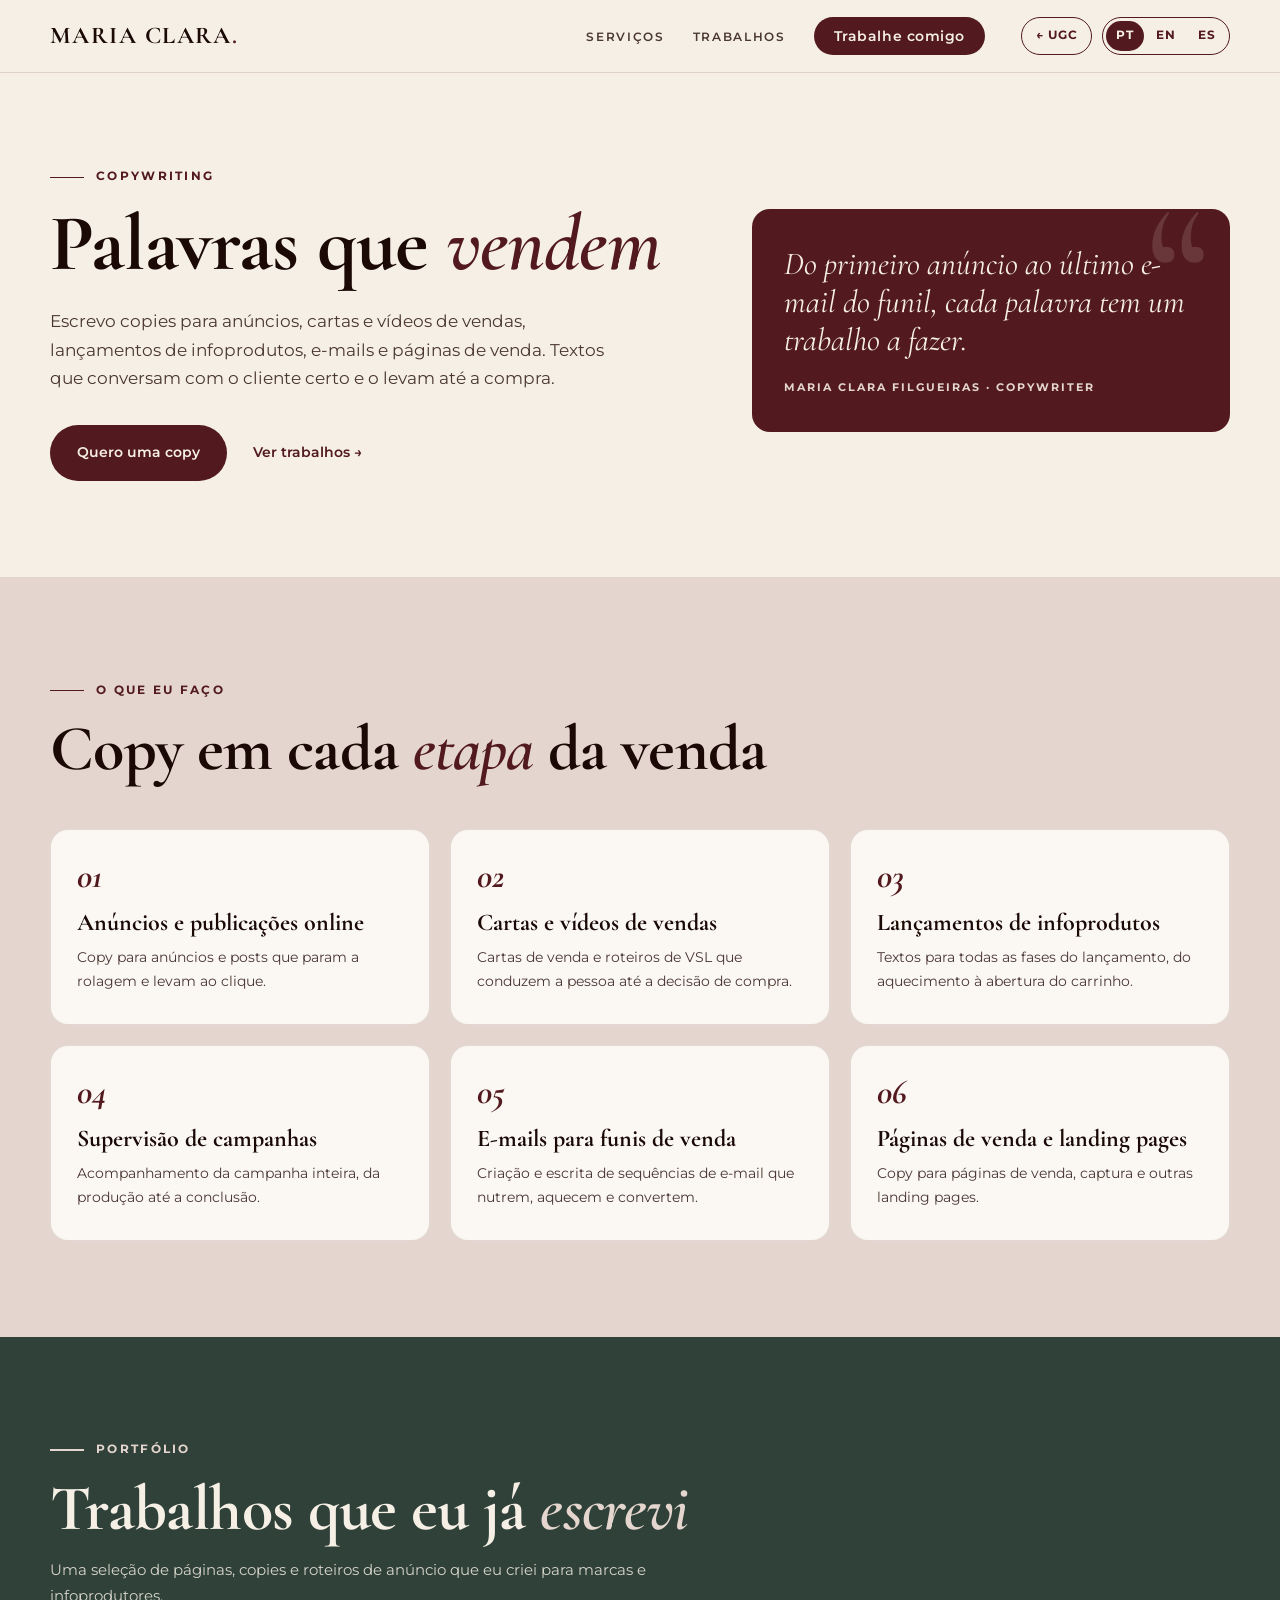
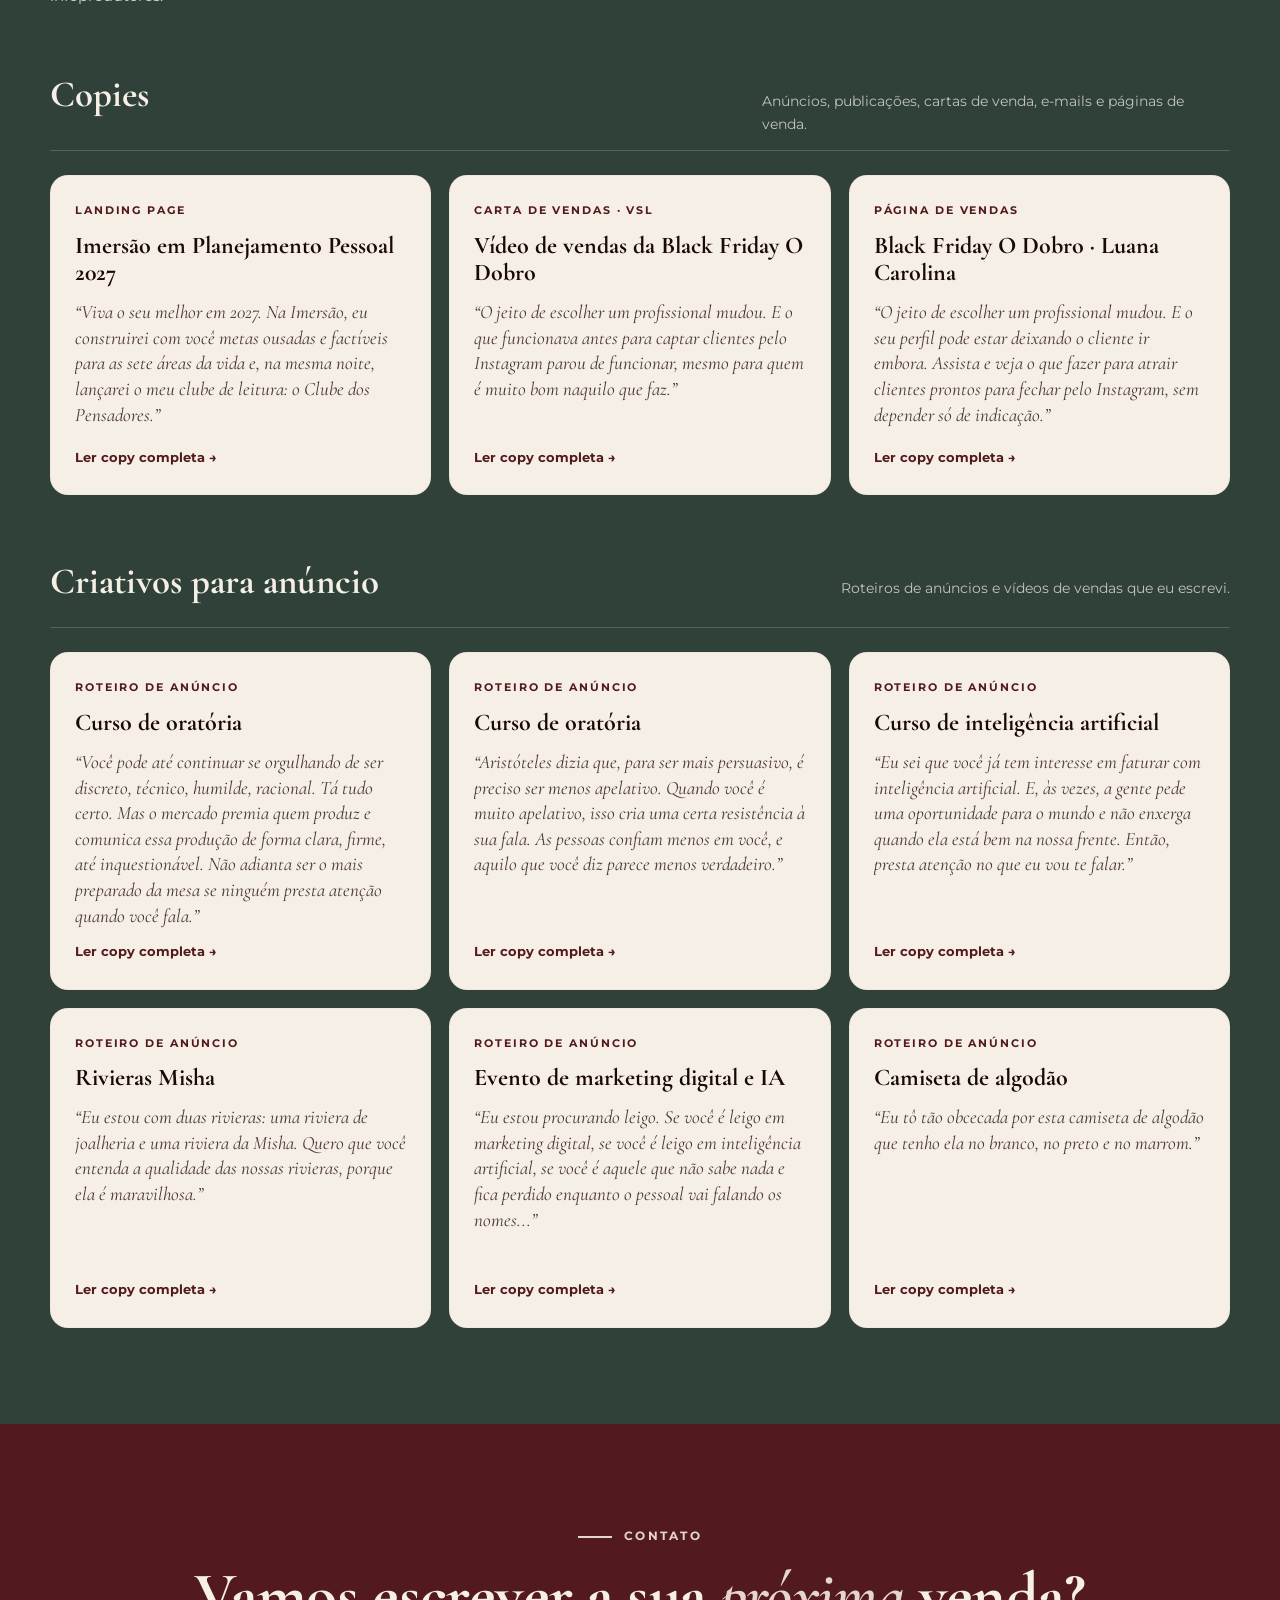
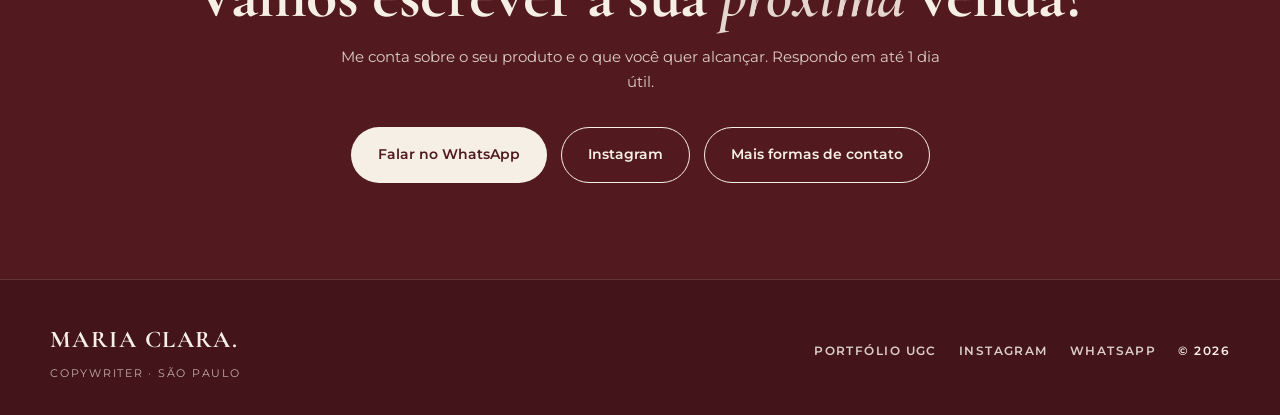
<file: copywriting.html>
<!DOCTYPE html>
<html lang="pt-BR">
<head>
<meta charset="UTF-8">
<meta name="viewport" content="width=device-width, initial-scale=1">
<title>Maria Clara Filgueiras | Portfólio de Copywriting</title>
<meta name="description" content="Maria Clara Filgueiras, copywriter. Copy para anúncios, cartas e vídeos de vendas, lançamentos de infoprodutos, e-mails para funis e páginas de venda.">
<meta name="theme-color" content="#521a1e">
<link rel="preconnect" href="https://fonts.googleapis.com">
<link rel="preconnect" href="https://fonts.gstatic.com" crossorigin>
<link href="https://fonts.googleapis.com/css2?family=Cormorant+Garamond:ital,wght@0,500;0,600;0,700;1,500;1,600;1,700&family=Montserrat:ital,wght@0,400;0,500;0,600;0,700;0,800;1,500;1,700;1,800&display=swap" rel="stylesheet">
<style>
/* Mesma paleta e fontes do portfólio de UGC (index.html) */
:root{
  --creme:#f6efe6;
  --creme-claro:#fbf8f3;
  --verde:#2f4139;
  --verde-medio:#5b7066;
  --nude:#e4d6ce;
  --vinho:#521a1e;
  --vinho-claro:#6e2a2f;
  --vinho-escuro:#43141a;
  --tinta:#1a0905;
  --tinta-suave:#4a3732;
  --linha:rgba(82,26,30,.14);
  --serifa:"Cormorant Garamond", Georgia, "Times New Roman", serif;
  --corpo:"Montserrat", "Helvetica Neue", Arial, sans-serif;
  --topo:72px;
  --raio:18px;
}
*,*::before,*::after{box-sizing:border-box}
html{scroll-behavior:smooth;scroll-padding-top:var(--topo);-webkit-text-size-adjust:100%}
body{margin:0;color:var(--tinta);font-family:var(--corpo);font-size:15px;line-height:1.7;overflow-x:hidden;background:var(--creme)}
img{max-width:100%;display:block}
a{color:inherit}
h1,h2,h3{margin:0;font-weight:600}
p{margin:0}
ul,ol{margin:0;padding:0;list-style:none}
:focus-visible{outline:3px solid var(--vinho);outline-offset:3px;border-radius:4px}
.fundo-escuro :focus-visible{outline-color:var(--creme)}
.visualmente-oculto{position:absolute!important;width:1px;height:1px;padding:0;margin:-1px;overflow:hidden;clip:rect(0 0 0 0);white-space:nowrap;border:0}
.container{width:min(1180px, 100% - 32px);margin-inline:auto}
.pular{position:absolute;left:16px;top:-60px;z-index:200;background:var(--vinho);color:var(--creme);padding:10px 16px;font-weight:600;text-decoration:none;border-radius:8px}
.pular:focus{top:12px}

.titulo{font-family:var(--serifa);font-weight:700;font-size:clamp(2.4rem, 5.2vw, 4rem);line-height:1.02;letter-spacing:-.01em;color:var(--tinta)}
.titulo em{font-style:italic;font-weight:600;color:var(--vinho)}
.rotulo{display:inline-flex;align-items:center;gap:12px;font-size:11.5px;font-weight:700;letter-spacing:.2em;text-transform:uppercase;color:var(--vinho);margin-bottom:16px}
.rotulo::before{content:"";width:34px;height:1.5px;background:currentColor}
.intro{color:var(--tinta-suave);max-width:60ch;margin-top:16px}
.fundo-escuro .titulo{color:var(--creme)}
.fundo-escuro .titulo em{color:var(--nude)}
.fundo-escuro .rotulo{color:var(--nude)}
.fundo-escuro .intro{color:rgba(246,239,230,.84)}
.secao{padding:96px 0}

.btn{display:inline-flex;align-items:center;justify-content:center;gap:10px;font-size:14px;font-weight:600;padding:15px 26px;min-height:50px;text-decoration:none;border:1.5px solid transparent;border-radius:999px;transition:background .25s ease,color .25s ease,transform .25s ease}
.btn:hover{transform:translateY(-2px)}
.btn-vinho{background:var(--vinho);color:var(--creme)}
.btn-vinho:hover{background:var(--vinho-claro)}
.btn-creme{background:var(--creme);color:var(--vinho)}
.btn-creme:hover{background:var(--nude)}
.link-seta{font-size:14px;font-weight:600;color:var(--vinho);text-decoration:none;padding:12px 4px}
.link-seta:hover{text-decoration:underline;text-underline-offset:4px}

/* Menu fixo (igual ao do portfólio de UGC) */
.topo{position:fixed;inset:0 0 auto;z-index:50;background:rgba(246,239,230,.92);-webkit-backdrop-filter:blur(10px);backdrop-filter:blur(10px);border-bottom:1px solid var(--linha)}
.nav-dentro{display:flex;align-items:center;justify-content:space-between;height:var(--topo);gap:16px}
.nav-marca{font-family:var(--serifa);font-size:24px;font-weight:700;letter-spacing:.06em;text-transform:uppercase;color:var(--tinta);text-decoration:none;white-space:nowrap}
.nav-marca span{color:var(--vinho)}
.nav-lista{display:flex;align-items:center;gap:28px}
.nav-lista a{font-size:12px;font-weight:600;letter-spacing:.14em;text-transform:uppercase;text-decoration:none;color:var(--tinta-suave);padding:6px 0}
.nav-lista a:hover{color:var(--vinho)}
.nav-lista .nav-cta{background:var(--vinho);color:var(--creme);border-radius:999px;padding:11px 20px;letter-spacing:.04em;text-transform:none;font-size:13.5px}
.nav-lista .nav-cta:hover{background:var(--vinho-claro);color:var(--creme)}
.nav-lista .so-celular{display:none}
.nav-botao{display:none;width:46px;height:46px;border:1.5px solid var(--vinho);border-radius:50%;background:transparent;cursor:pointer;flex-direction:column;align-items:center;justify-content:center;gap:5px}
.nav-botao span{display:block;width:18px;height:1.5px;background:var(--vinho);transition:transform .25s ease,opacity .25s ease}
.nav-botao[aria-expanded="true"] span:nth-child(1){transform:translateY(6.5px) rotate(45deg)}
.nav-botao[aria-expanded="true"] span:nth-child(2){opacity:0}
.nav-botao[aria-expanded="true"] span:nth-child(3){transform:translateY(-6.5px) rotate(-45deg)}
@media (max-width:1000px){
  .nav-botao{display:inline-flex}
  .nav-lista{position:absolute;top:100%;left:0;right:0;flex-direction:column;align-items:stretch;gap:0;background:var(--creme);border-bottom:1px solid var(--linha);padding:6px 16px 22px;display:none}
  .nav-lista.aberta{display:flex}
  .nav-lista a{display:block;padding:14px 4px;font-size:13px;border-bottom:1px solid var(--linha)}
  .nav-lista .nav-cta{margin-top:16px;text-align:center;border-bottom:0}
}

/* Botão que troca de portfólio (UGC / Copywriting) e botões de idioma */
.nav-extra{display:flex;align-items:center;gap:10px;flex-shrink:0}
.portfolio-troca{display:inline-flex;align-items:center;gap:6px;border:1.5px solid var(--vinho);border-radius:999px;padding:0 14px;min-height:38px;font-size:11.5px;font-weight:700;letter-spacing:.08em;text-transform:uppercase;text-decoration:none;color:var(--vinho);white-space:nowrap;transition:background .2s ease,color .2s ease}
.portfolio-troca:hover{background:var(--vinho);color:var(--creme)}
.idiomas{display:flex;align-items:center;gap:2px;border:1.5px solid var(--vinho);border-radius:999px;padding:3px;flex-shrink:0}
.idiomas button{border:0;background:transparent;color:var(--vinho);font:inherit;font-size:11.5px;font-weight:700;letter-spacing:.08em;padding:7px 10px;border-radius:999px;cursor:pointer;line-height:1;min-width:34px;min-height:30px}
.idiomas button:hover{background:rgba(82,26,30,.08)}
.idiomas button[aria-pressed="true"]{background:var(--vinho);color:var(--creme)}
@media (min-width:1001px){.nav-lista{margin-left:auto}.nav-extra{margin-left:20px}}
@media (max-width:1000px){.nav-extra{margin-left:auto;order:2}.nav-botao{order:3}}
@media (max-width:560px){.portfolio-troca{display:none}.nav-lista .so-celular{display:block}}
@media (max-width:440px){
  .nav-dentro{gap:8px}
  .nav-marca{font-size:19px;letter-spacing:.04em}
  .idiomas{padding:2px}
  .idiomas button{padding:6px 6px;min-width:28px;font-size:10.5px;letter-spacing:.04em}
  .nav-botao{width:42px;height:42px}
}

/* Capa */
.capa{padding:calc(var(--topo) + 88px) 0 96px;background:var(--creme)}
.capa-grade{display:grid;grid-template-columns:1.15fr .85fr;gap:56px;align-items:center}
.capa h1{font-size:clamp(2.8rem, 6.4vw, 5rem)}
.capa-frase{font-size:17px;color:var(--tinta-suave);max-width:52ch;margin-top:22px}
.capa-botoes{display:flex;flex-wrap:wrap;align-items:center;gap:14px 22px;margin-top:32px}
.capa-cartao{background:var(--vinho);color:var(--creme);border-radius:var(--raio);padding:36px 32px;position:relative;overflow:hidden}
.capa-cartao::before{content:"“";position:absolute;right:18px;top:-34px;font-family:var(--serifa);font-size:200px;line-height:1;color:rgba(228,214,206,.16)}
.capa-cartao p{position:relative;font-family:var(--serifa);font-style:italic;font-size:clamp(1.5rem, 2.6vw, 2rem);line-height:1.2}
.capa-cartao small{display:block;margin-top:18px;font-family:var(--corpo);font-style:normal;font-size:11px;font-weight:700;letter-spacing:.18em;text-transform:uppercase;color:var(--nude)}

/* Serviços */
.servicos{background:var(--nude)}
.servicos-grade{display:grid;grid-template-columns:repeat(3, 1fr);gap:20px;margin-top:48px}
.servico{background:var(--creme-claro);border:1px solid var(--linha);border-radius:var(--raio);padding:30px 26px}
.servico-num{font-family:var(--serifa);font-style:italic;font-weight:700;font-size:34px;line-height:1;color:var(--vinho)}
.servico h3{font-family:var(--serifa);font-size:24px;font-weight:700;line-height:1.15;margin-top:14px}
.servico p{color:var(--tinta-suave);font-size:14px;margin-top:10px}

/* Trabalhos: copies e criativos para anúncio */
.trabalhos{background:var(--verde);color:var(--creme)}
.grupo{margin-top:56px}
.grupo-topo{display:flex;flex-wrap:wrap;align-items:baseline;justify-content:space-between;gap:8px 24px;border-bottom:1px solid rgba(246,239,230,.2);padding-bottom:14px}
.grupo-topo h3{font-family:var(--serifa);font-size:clamp(1.8rem, 3vw, 2.3rem);font-weight:700}
.grupo-topo p{font-size:13.5px;color:rgba(246,239,230,.75);max-width:52ch}
.grupo-grade{display:grid;grid-template-columns:repeat(3, 1fr);gap:18px;margin-top:24px}
.peca{border:1.5px dashed rgba(228,214,206,.45);border-radius:var(--raio);min-height:200px;padding:24px;display:flex;flex-direction:column;justify-content:flex-end;gap:6px;background:rgba(246,239,230,.04)}
.peca-tipo{font-size:10.5px;font-weight:700;letter-spacing:.18em;text-transform:uppercase;color:var(--nude)}
.peca strong{font-family:var(--serifa);font-size:22px;font-weight:700;line-height:1.15}
.peca span:last-child{font-size:13px;color:rgba(246,239,230,.7)}
.grupo-grade.videos .peca{min-height:320px}
.peca[hidden]{display:none}

/* Contato */
.contato{background:var(--vinho);color:var(--creme);text-align:center}
.contato .intro{margin-inline:auto}
.contato-botoes{display:flex;flex-wrap:wrap;justify-content:center;gap:14px;margin-top:32px}
.btn-contorno-claro{border-color:var(--creme);color:var(--creme)}
.btn-contorno-claro:hover{background:var(--creme);color:var(--vinho)}

/* Rodapé */
.rodape{background:var(--vinho-escuro);color:var(--creme);padding:40px 0 32px;border-top:1px solid rgba(246,239,230,.15)}
.rodape-grade{display:flex;flex-wrap:wrap;justify-content:space-between;align-items:center;gap:20px}
.rodape-nome{font-family:var(--serifa);font-weight:700;font-size:24px;letter-spacing:.06em;text-transform:uppercase}
.rodape-frase{font-size:11px;letter-spacing:.16em;text-transform:uppercase;opacity:.7;margin-top:4px}
.redes{display:flex;flex-wrap:wrap;gap:22px;font-size:12px;font-weight:600;letter-spacing:.12em;text-transform:uppercase}
.redes a{text-decoration:none;opacity:.85}
.redes a:hover{opacity:1;text-decoration:underline;text-underline-offset:4px}

@media (max-width:900px){
  .capa-grade{grid-template-columns:1fr;gap:40px}
  .servicos-grade,.grupo-grade{grid-template-columns:repeat(2, 1fr)}
}
@media (max-width:600px){
  .secao{padding:72px 0}
  .capa{padding:calc(var(--topo) + 48px) 0 72px}
  .servicos-grade,.grupo-grade{grid-template-columns:1fr}
}
@media (prefers-reduced-motion:reduce){*{transition:none!important;scroll-behavior:auto!important}}

/* Card de anúncio com a copy (abre a copy completa) */
.copy-card{border:1px solid rgba(228,214,206,.35);border-radius:var(--raio);background:var(--creme);color:var(--tinta);min-height:320px}
.copy-card button{all:unset;box-sizing:border-box;cursor:pointer;display:flex;flex-direction:column;gap:12px;width:100%;height:100%;padding:26px 24px}
.copy-card button:focus-visible{outline:3px solid var(--creme);outline-offset:3px;border-radius:var(--raio)}
.copy-card .peca-tipo{color:var(--vinho)}
.copy-card strong{font-family:var(--serifa);font-size:24px;font-weight:700;line-height:1.15}
.copy-trecho{font-family:var(--serifa);font-style:italic;font-size:19px;line-height:1.35;color:var(--tinta-suave);flex:1;display:-webkit-box;-webkit-line-clamp:8;-webkit-box-orient:vertical;overflow:hidden}
.copy-ler{font-size:13px;font-weight:700;color:var(--vinho)}
.copy-card button:hover .copy-ler{text-decoration:underline;text-underline-offset:4px}
.copy-modal{border:0;border-radius:var(--raio);padding:0;width:min(680px, 100% - 32px);max-height:min(86vh, 900px);background:var(--creme-claro);color:var(--tinta)}
.copy-modal::backdrop{background:rgba(26,9,5,.55)}
.copy-modal-dentro{padding:40px 36px 36px;overflow-y:auto;max-height:min(86vh, 900px)}
.copy-modal h2{font-family:var(--serifa);font-size:clamp(1.8rem, 4vw, 2.4rem);font-weight:700;line-height:1.1;margin-top:6px}
.copy-modal .peca-tipo{color:var(--vinho)}
.copy-texto{margin-top:20px;display:grid;gap:14px;font-size:15.5px;color:var(--tinta-suave)}
.copy-texto h3{font-family:var(--serifa);font-size:22px;font-weight:700;line-height:1.2;color:var(--vinho);margin-top:12px}
.copy-link{justify-self:start;margin-top:10px;font-size:14px;font-weight:700;color:var(--vinho)}
.copy-fechar{position:sticky;float:right;top:0;margin:-24px -20px 0 0;width:42px;height:42px;border-radius:50%;border:1.5px solid var(--vinho);background:var(--creme-claro);color:var(--vinho);font-size:22px;line-height:1;cursor:pointer}
.copy-fechar:hover{background:var(--vinho);color:var(--creme)}
@media (max-width:600px){.copy-modal-dentro{padding:32px 22px 26px}.copy-fechar{margin:-16px -8px 0 0}}
</style>
</head>
<body>

<a class="pular" href="#conteudo">Pular para o conteúdo</a>

<header class="topo">
  <nav class="container nav-dentro" aria-label="Menu principal">
    <a href="#inicio" class="nav-marca">Maria Clara<span>.</span></a>
    <button class="nav-botao" type="button" aria-expanded="false" aria-controls="nav-lista" aria-label="Abrir menu">
      <span></span><span></span><span></span>
    </button>
    <ul class="nav-lista" id="nav-lista">
      <li><a href="#servicos">Serviços</a></li>
      <li><a href="#trabalhos">Trabalhos</a></li>
      <li class="so-celular"><a href="index.html">Portfólio UGC</a></li>
      <li><a href="#contato" class="nav-cta">Trabalhe comigo</a></li>
    </ul>
    <div class="nav-extra">
      <!-- Volta para o portfólio de UGC -->
      <a class="portfolio-troca" href="index.html">← UGC</a>
      <!-- Troca de idioma: as traduções ficam em js/idiomas.js -->
      <div class="idiomas" role="group" aria-label="Idioma / Language / Idioma">
        <button type="button" data-idioma="pt" aria-pressed="true" lang="pt-BR" title="Português">PT</button>
        <button type="button" data-idioma="en" aria-pressed="false" lang="en" title="English">EN</button>
        <button type="button" data-idioma="es" aria-pressed="false" lang="es" title="Español">ES</button>
      </div>
    </div>
  </nav>
</header>

<main id="conteudo">

  <!-- ============ CAPA ============ -->
  <section class="capa" id="inicio" aria-labelledby="capa-titulo">
    <div class="container capa-grade">
      <div>
        <p class="rotulo">Copywriting</p>
        <h1 class="titulo" id="capa-titulo">Palavras que <em>vendem</em></h1>
        <p class="capa-frase">Escrevo copies para anúncios, cartas e vídeos de vendas, lançamentos de infoprodutos, e-mails e páginas de venda. Textos que conversam com o cliente certo e o levam até a compra.</p>
        <div class="capa-botoes">
          <a class="btn btn-vinho" href="#contato">Quero uma copy</a>
          <a class="link-seta" href="#trabalhos">Ver trabalhos →</a>
        </div>
      </div>
      <div class="capa-cartao">
        <p>Do primeiro anúncio ao último e-mail do funil, cada palavra tem um trabalho a fazer.</p>
        <small>Maria Clara Filgueiras · Copywriter</small>
      </div>
    </div>
  </section>

  <!-- ============ SERVIÇOS ============ -->
  <section class="secao servicos" id="servicos" aria-labelledby="servicos-titulo">
    <div class="container">
      <p class="rotulo">O que eu faço</p>
      <h2 class="titulo" id="servicos-titulo">Copy em cada <em>etapa</em> da venda</h2>
      <ul class="servicos-grade">
        <li class="servico">
          <span class="servico-num">01</span>
          <h3>Anúncios e publicações online</h3>
          <p>Copy para anúncios e posts que param a rolagem e levam ao clique.</p>
        </li>
        <li class="servico">
          <span class="servico-num">02</span>
          <h3>Cartas e vídeos de vendas</h3>
          <p>Cartas de venda e roteiros de VSL que conduzem a pessoa até a decisão de compra.</p>
        </li>
        <li class="servico">
          <span class="servico-num">03</span>
          <h3>Lançamentos de infoprodutos</h3>
          <p>Textos para todas as fases do lançamento, do aquecimento à abertura do carrinho.</p>
        </li>
        <li class="servico">
          <span class="servico-num">04</span>
          <h3>Supervisão de campanhas</h3>
          <p>Acompanhamento da campanha inteira, da produção até a conclusão.</p>
        </li>
        <li class="servico">
          <span class="servico-num">05</span>
          <h3>E-mails para funis de venda</h3>
          <p>Criação e escrita de sequências de e-mail que nutrem, aquecem e convertem.</p>
        </li>
        <li class="servico">
          <span class="servico-num">06</span>
          <h3>Páginas de venda e landing pages</h3>
          <p>Copy para páginas de venda, captura e outras landing pages.</p>
        </li>
      </ul>
    </div>
  </section>

  <!-- ============ TRABALHOS ============
       Os espaços tracejados são para os trabalhos reais.
       Me mande as copies e os roteiros que eu troco cada espaço pelo trabalho. -->
  <section class="secao trabalhos fundo-escuro" id="trabalhos" aria-labelledby="trabalhos-titulo">
    <div class="container">
      <p class="rotulo">Portfólio</p>
      <h2 class="titulo" id="trabalhos-titulo">Trabalhos que eu já <em>escrevi</em></h2>
      <p class="intro">Uma seleção de páginas, copies e roteiros de anúncio que eu criei para marcas e infoprodutores.</p>

      <div class="grupo">
        <div class="grupo-topo">
          <h3>Copies</h3>
          <p>Anúncios, publicações, cartas de venda, e-mails e páginas de venda.</p>
        </div>
        <!-- As copies de js/copies.js com grade: "copies" entram aqui -->
        <ul class="grupo-grade" id="grade-copies">
          <li class="peca" data-vaga="anuncio"><span class="peca-tipo">Anúncio</span><strong>Copy de anúncio</strong><span>Em breve</span></li>
          <li class="peca" data-vaga="carta"><span class="peca-tipo">Carta de vendas</span><strong>Carta de vendas</strong><span>Em breve</span></li>
          <li class="peca" data-vaga="pagina"><span class="peca-tipo">Página de vendas</span><strong>Página de vendas</strong><span>Em breve</span></li>
        </ul>
      </div>

      <div class="grupo">
        <div class="grupo-topo">
          <h3>Criativos para anúncio</h3>
          <p>Roteiros de anúncios e vídeos de vendas que eu escrevi.</p>
        </div>
        <!-- Os anúncios de js/copies.js entram aqui, no lugar dos espaços "Em breve" -->
        <ul class="grupo-grade videos" id="grade-anuncios">
          <li class="peca"><span class="peca-tipo">Vídeo</span><strong>Vídeo de anúncio</strong><span>Em breve</span></li>
          <li class="peca"><span class="peca-tipo">Vídeo</span><strong>Vídeo de vendas</strong><span>Em breve</span></li>
          <li class="peca"><span class="peca-tipo">Vídeo</span><strong>Vídeo de lançamento</strong><span>Em breve</span></li>
        </ul>
      </div>
    </div>
  </section>

  <!-- ============ CONTATO ============ -->
  <section class="secao contato fundo-escuro" id="contato" aria-labelledby="contato-titulo">
    <div class="container">
      <p class="rotulo">Contato</p>
      <h2 class="titulo" id="contato-titulo">Vamos escrever a sua <em>próxima</em> venda?</h2>
      <p class="intro">Me conta sobre o seu produto e o que você quer alcançar. Respondo em até 1 dia útil.</p>
      <div class="contato-botoes">
        <a class="btn btn-creme" href="https://wa.me/5511925239294?text=Oi%20Maria%20Clara!%20Vim%20pelo%20seu%20portf%C3%B3lio%20de%20copywriting%20e%20quero%20conversar%20sobre%20uma%20copy." target="_blank" rel="noopener">Falar no WhatsApp</a>
        <a class="btn btn-contorno-claro" href="https://www.instagram.com/mariaclarafilgueiras/" target="_blank" rel="noopener">Instagram</a>
        <a class="btn btn-contorno-claro" href="index.html#contato">Mais formas de contato</a>
      </div>
    </div>
  </section>

</main>

<footer class="rodape fundo-escuro">
  <div class="container rodape-grade">
    <div>
      <p class="rodape-nome">Maria Clara.</p>
      <p class="rodape-frase">Copywriter · São Paulo</p>
    </div>
    <ul class="redes" aria-label="Minhas redes">
      <li><a href="index.html">Portfólio UGC</a></li>
      <li><a href="https://www.instagram.com/mariaclarafilgueiras/" target="_blank" rel="noopener">Instagram</a></li>
      <li><a href="https://wa.me/5511925239294" target="_blank" rel="noopener">WhatsApp</a></li>
      <li>© <span id="ano">2026</span></li>
    </ul>
  </div>
</footer>

<script>
  document.getElementById("ano").textContent = new Date().getFullYear();
  var botaoMenu = document.querySelector(".nav-botao"), listaMenu = document.getElementById("nav-lista");
  botaoMenu.addEventListener("click", function () {
    var aberto = listaMenu.classList.toggle("aberta");
    botaoMenu.setAttribute("aria-expanded", String(aberto));
  });
  listaMenu.addEventListener("click", function (e) {
    if (e.target.closest("a")) { listaMenu.classList.remove("aberta"); botaoMenu.setAttribute("aria-expanded", "false"); }
  });
  // Mantém o idioma escolhido ao trocar de portfólio
  document.querySelectorAll('a[href^="index.html"]').forEach(function (a) {
    a.addEventListener("click", function () {
      var l = (document.documentElement.lang || "pt").slice(0, 2);
      if (l !== "pt") a.href = a.getAttribute("href").replace("index.html", "index.html?lang=" + l);
    });
  });
</script>
<!-- Copy completa do anúncio -->
<dialog class="copy-modal" id="copy-modal" aria-labelledby="copy-modal-titulo">
  <div class="copy-modal-dentro">
    <button type="button" class="copy-fechar" aria-label="Fechar">×</button>
    <span class="peca-tipo" id="copy-modal-tipo"></span>
    <h2 id="copy-modal-titulo"></h2>
    <div class="copy-texto" id="copy-modal-texto"></div>
  </div>
</dialog>

<script src="js/copies.js?v=11"></script>
<script>
  /* Cards dos anúncios: o texto aparece no idioma do site (PT, EN ou ES) */
  (function () {
    var copies = window.COPIES_ANUNCIO || [];
    // Cada copy vai para a grade indicada em "grade" (padrão: anúncios)
    var grades = { anuncios: document.getElementById("grade-anuncios"), copies: document.getElementById("grade-copies") };
    var modal = document.getElementById("copy-modal");
    var aberto = -1;
    function idioma() { return (document.documentElement.lang || "pt").slice(0, 2); }
    function txt(o) { return typeof o === "string" ? o : (o[idioma()] || o.pt); }
    function paragrafos(t) { return t.split(/\n{2,}/); }

    function ehTitulo(p) { return /^## /.test(p); }
    function desenhar() {
      Object.keys(grades).forEach(function (nome) {
        var grade = grades[nome];
        grade.querySelectorAll(".copy-card").forEach(function (c) { c.remove(); });
        grade.querySelectorAll(".peca").forEach(function (v) { v.hidden = false; });
      });
      copies.forEach(function (c, i) {
        var grade = grades[c.grade || "anuncios"];
        var li = document.createElement("li");
        li.className = "copy-card";
        var b = document.createElement("button");
        b.type = "button";
        b.setAttribute("aria-haspopup", "dialog");
        b.innerHTML = '<span class="peca-tipo"></span><strong></strong><span class="copy-trecho"></span><span class="copy-ler">Ler copy completa →</span>';
        b.children[0].textContent = txt(c.tipo);
        b.children[1].textContent = txt(c.titulo);
        b.children[2].textContent = "“" + (c.trecho ? txt(c.trecho) : paragrafos(txt(c)).filter(function (p) { return !ehTitulo(p); })[0]) + "”";
        b.addEventListener("click", function () { abrir(i); });
        li.appendChild(b);
        // Cada copy ocupa o lugar de um espaço "Em breve": o indicado em "vaga" ou o primeiro livre
        var alvo = grade.querySelector(c.vaga ? '.peca[data-vaga="' + c.vaga + '"]:not([hidden])' : ".peca:not([hidden])");
        if (alvo) { alvo.hidden = true; alvo.before(li); } else grade.appendChild(li);
      });
    }
    function preencher(i) {
      var c = copies[i];
      document.getElementById("copy-modal-tipo").textContent = txt(c.tipo);
      document.getElementById("copy-modal-titulo").textContent = txt(c.titulo);
      var caixa = document.getElementById("copy-modal-texto");
      caixa.innerHTML = "";
      paragrafos(txt(c)).forEach(function (p) {
        var el = document.createElement(ehTitulo(p) ? "h3" : "p");
        el.textContent = p.replace(/^## /, "").trim(); caixa.appendChild(el);
      });
      if (c.link) {
        var a = document.createElement("a");
        a.className = "copy-link"; a.href = c.link; a.target = "_blank"; a.rel = "noopener";
        a.textContent = "Ver a página no ar →";
        caixa.appendChild(a);
      }
    }
    function abrir(i) {
      aberto = i; preencher(i);
      if (modal.showModal) modal.showModal(); else modal.setAttribute("open", "");
    }
    modal.querySelector(".copy-fechar").addEventListener("click", function () { modal.close(); });
    modal.addEventListener("click", function (e) { if (e.target === modal) modal.close(); });
    modal.addEventListener("close", function () { aberto = -1; });

    desenhar();
    // Quando troca o idioma, redesenha no idioma novo
    new MutationObserver(function () {
      desenhar();
      if (aberto > -1) preencher(aberto);
    }).observe(document.documentElement, { attributes: true, attributeFilter: ["lang"] });
  })();
</script>
<script src="js/idiomas.js?v=10"></script>
</body>
</html>
</file>
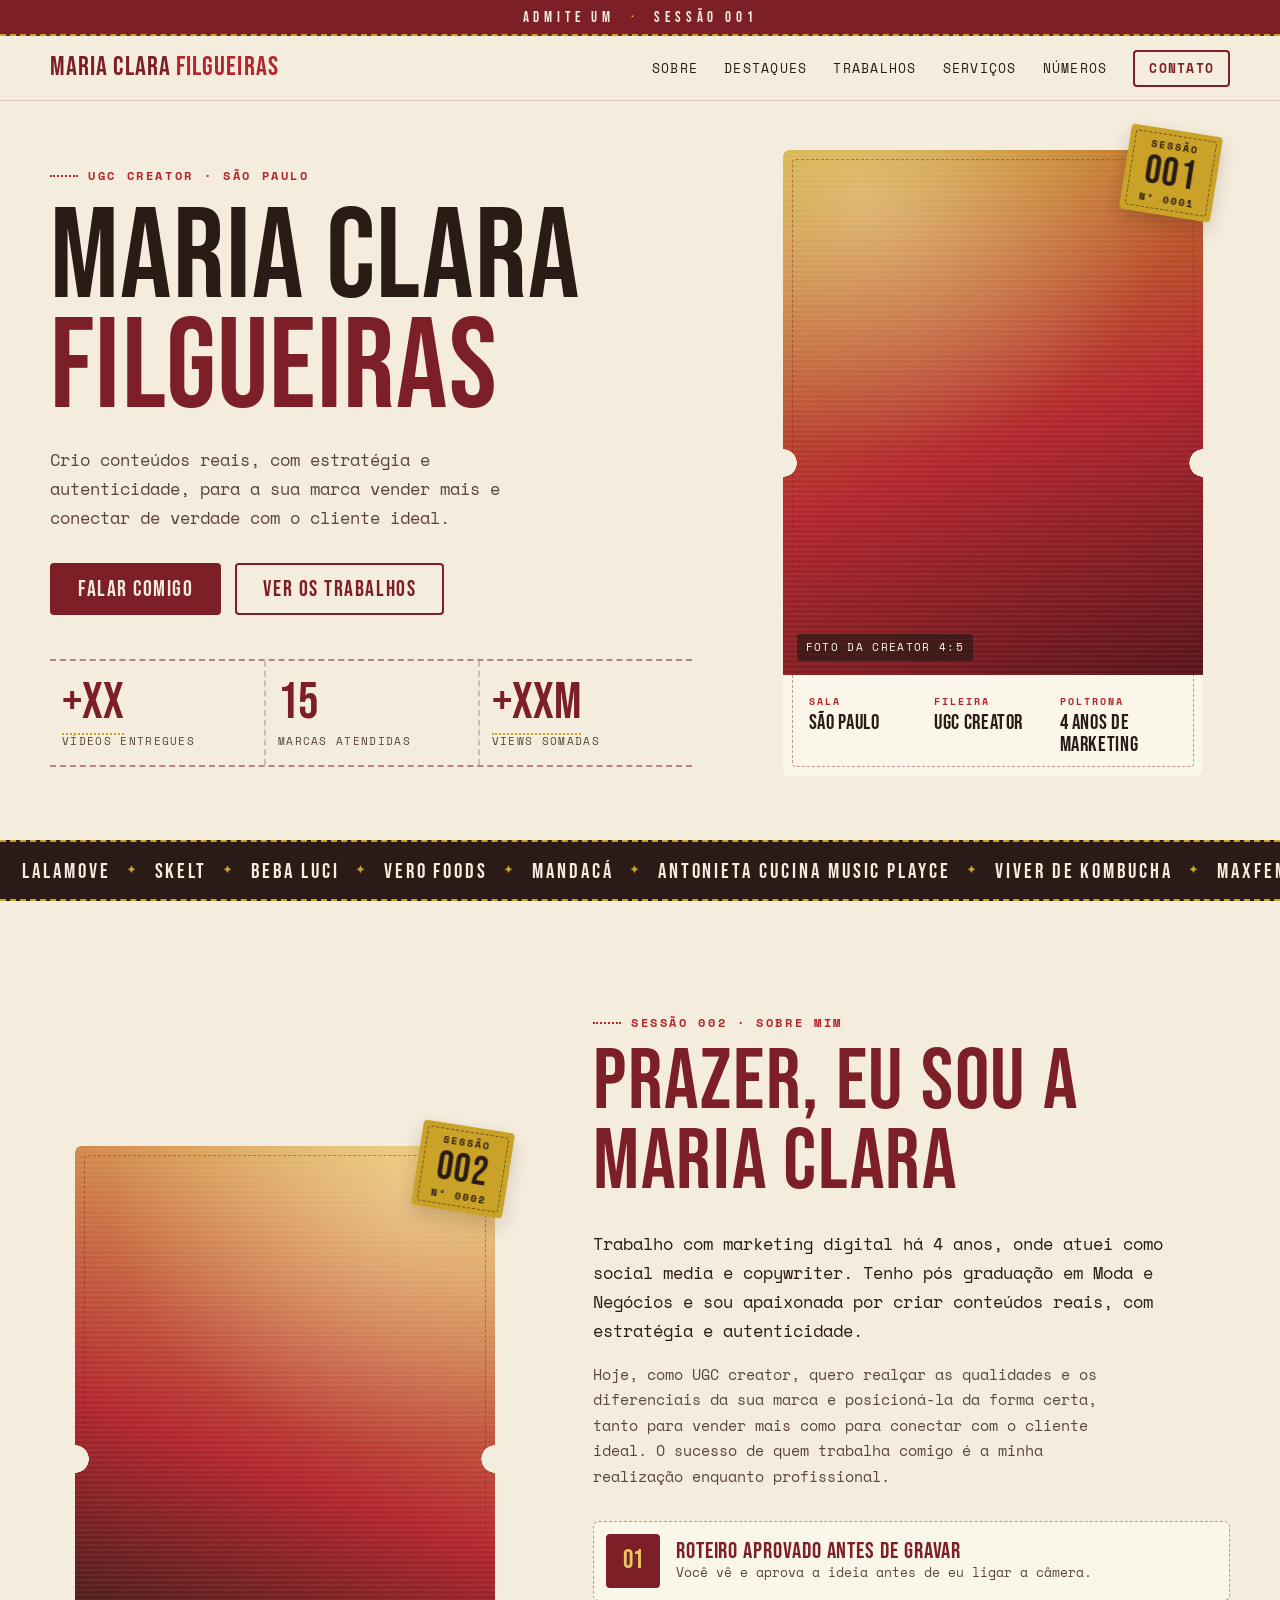
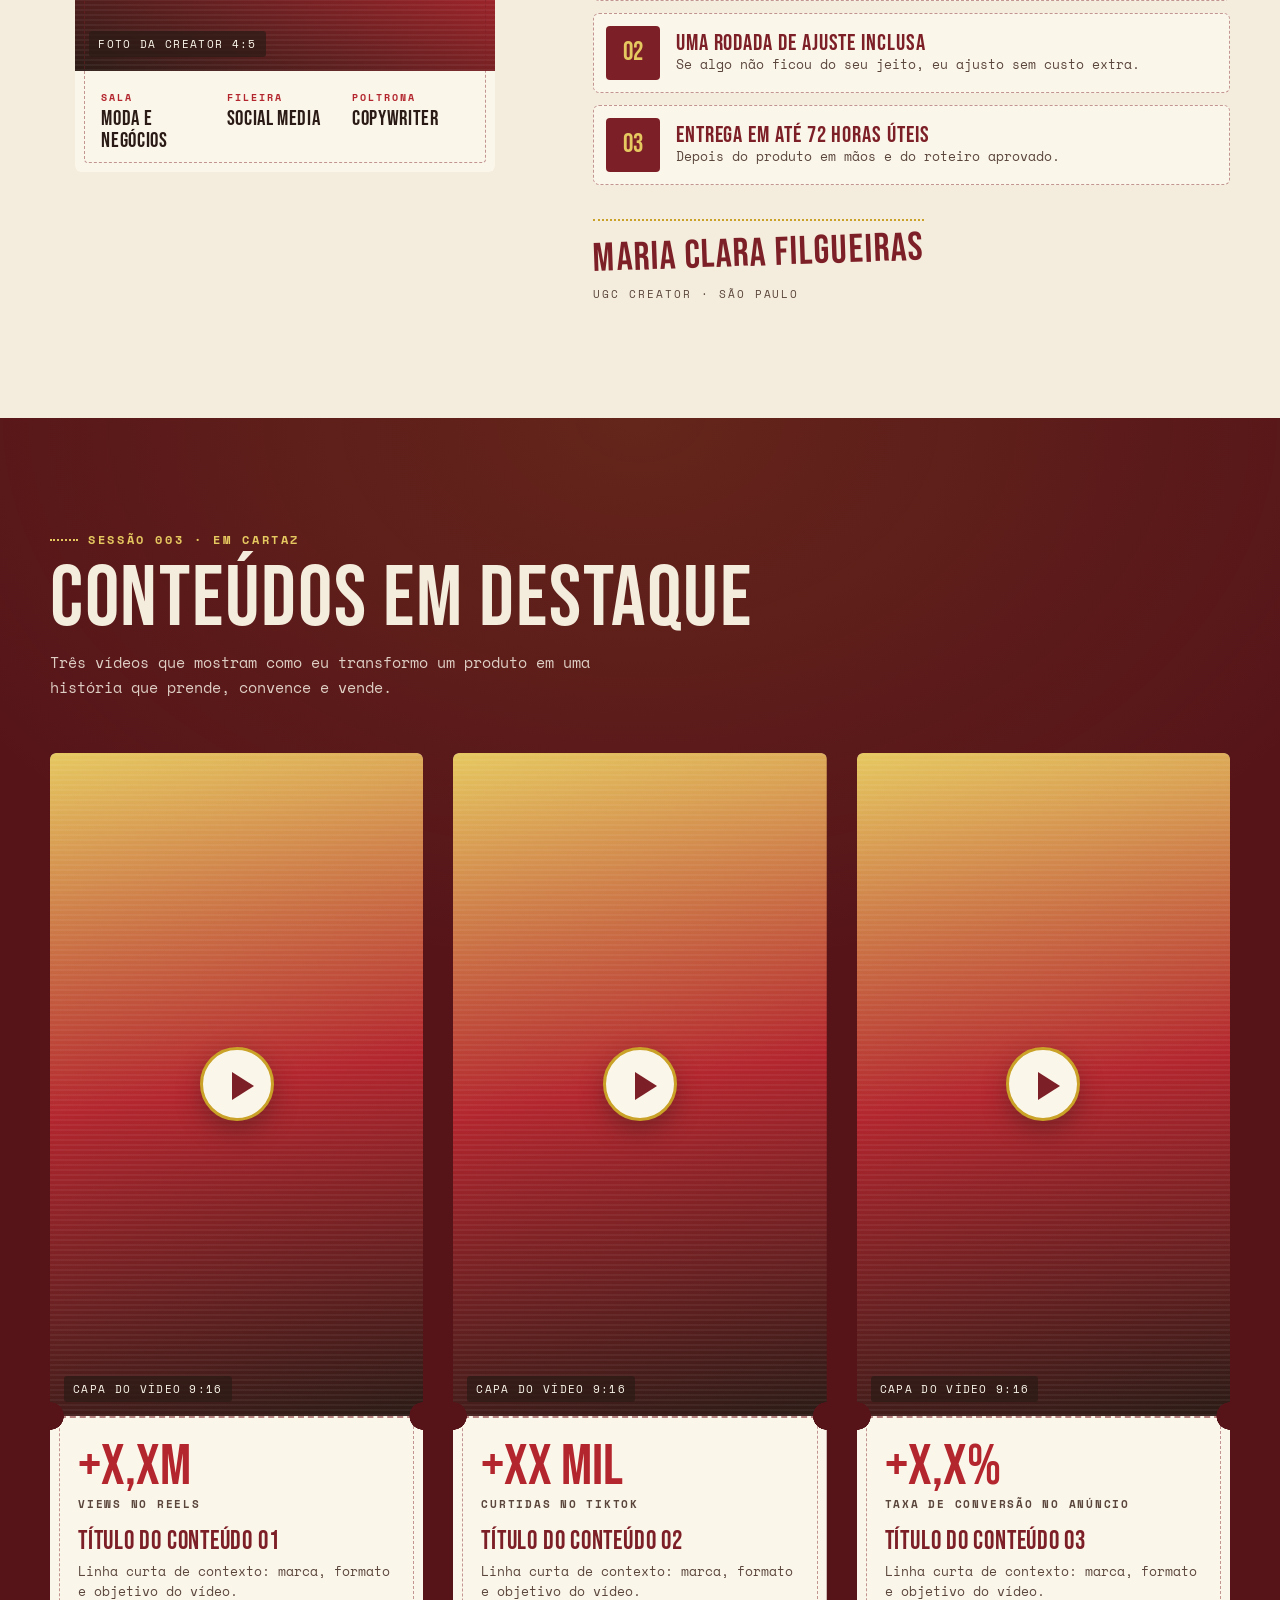
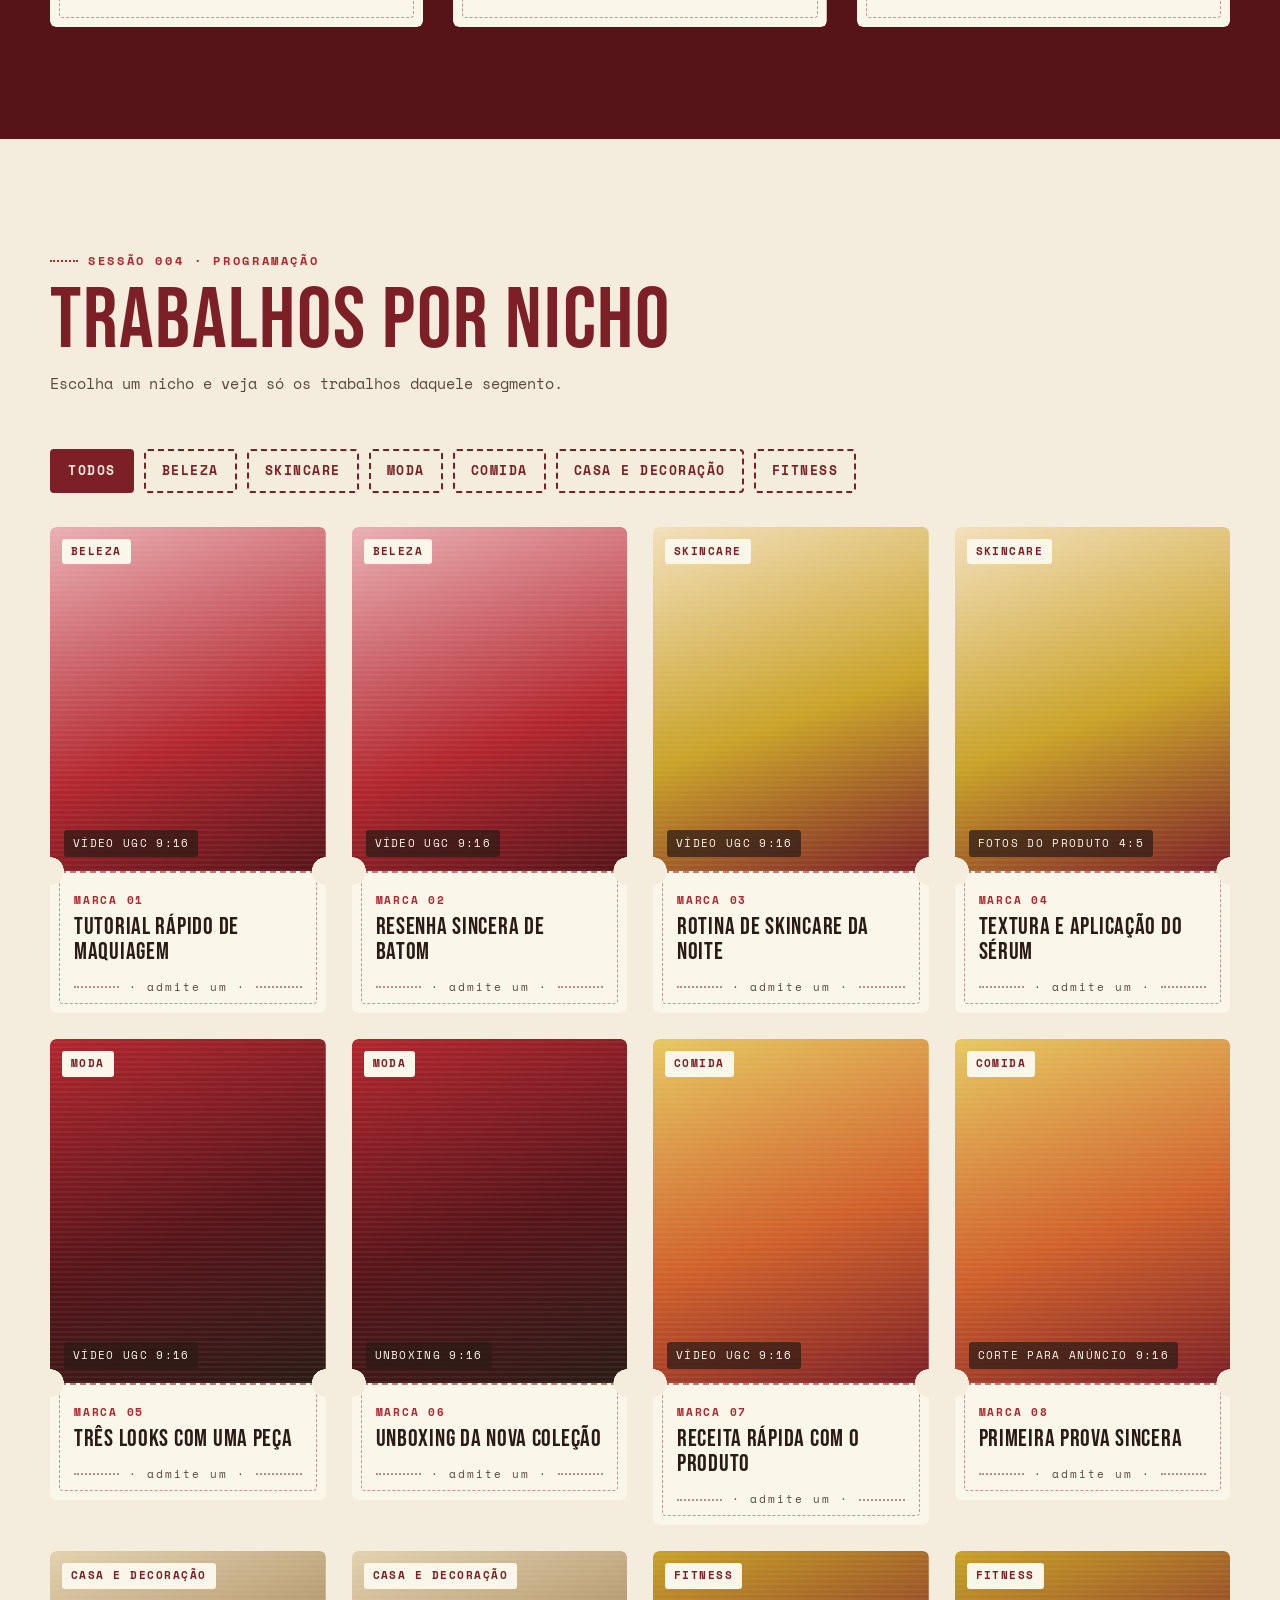
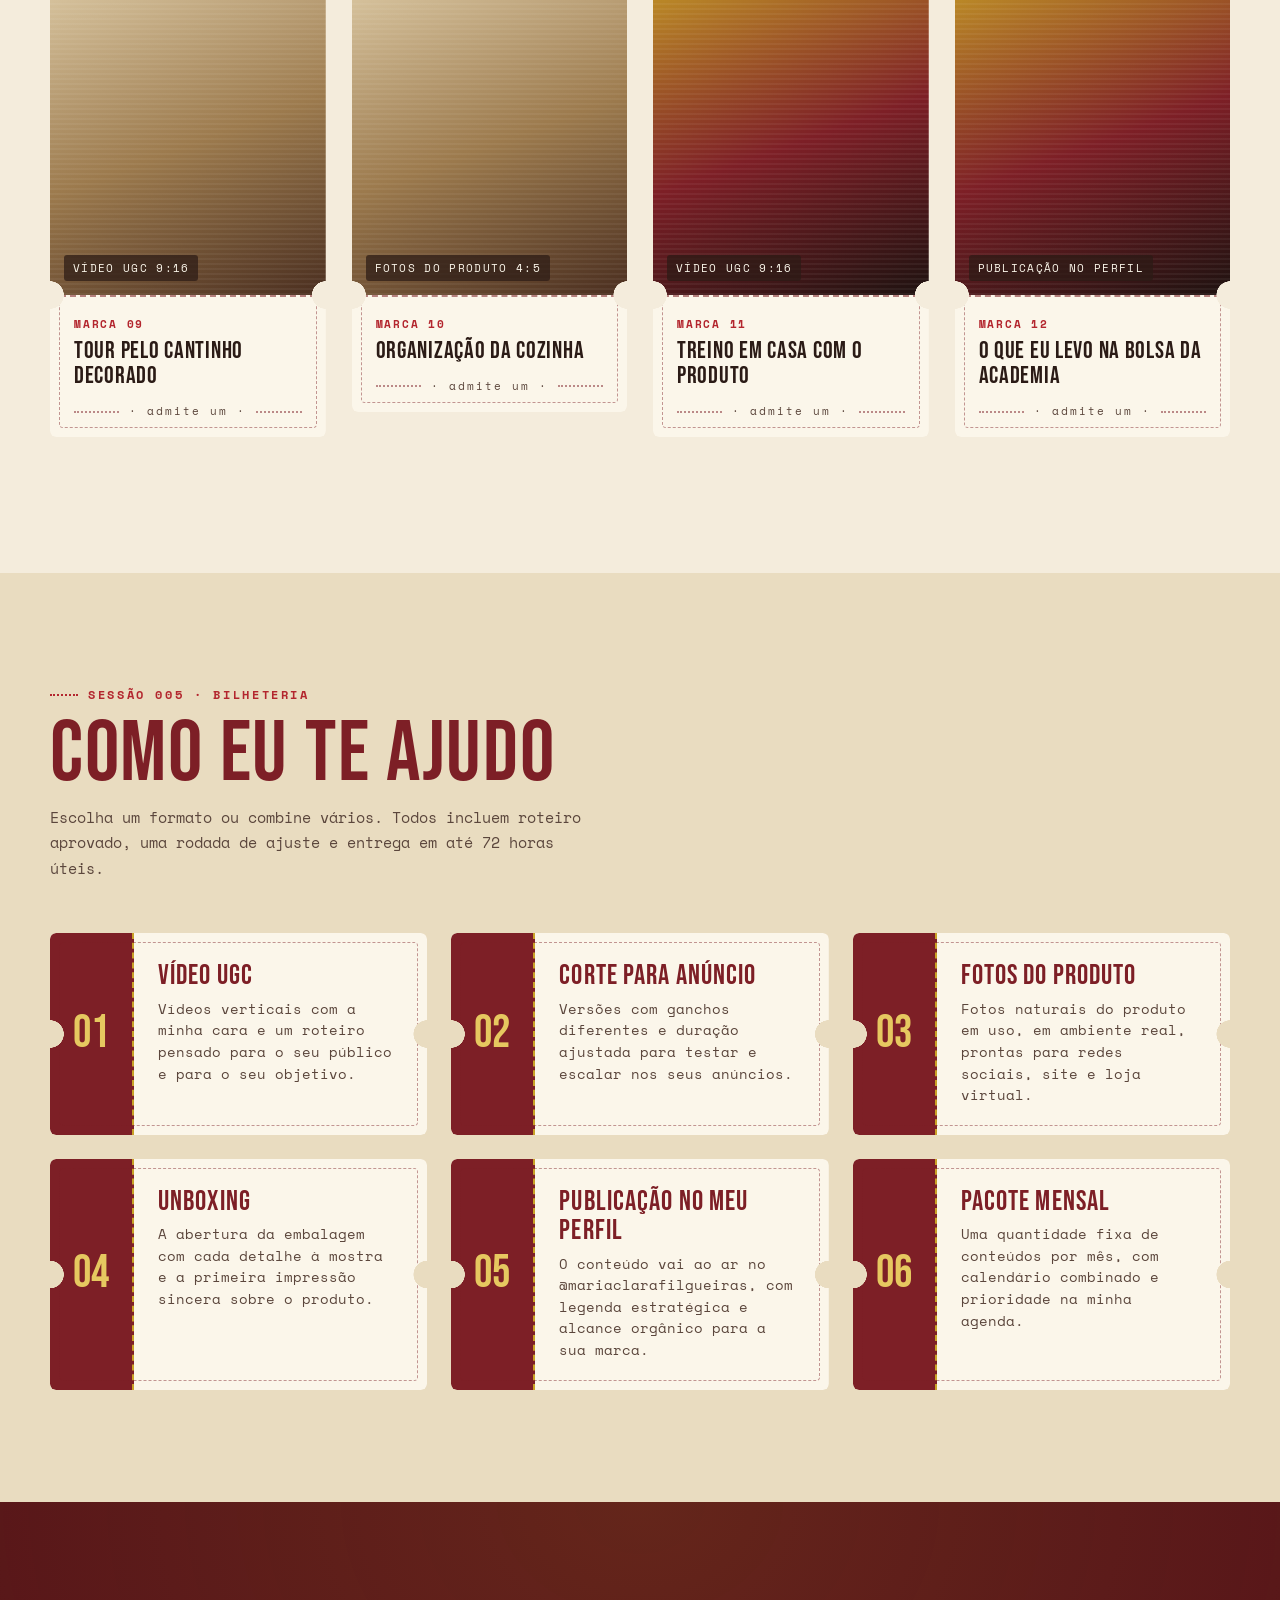
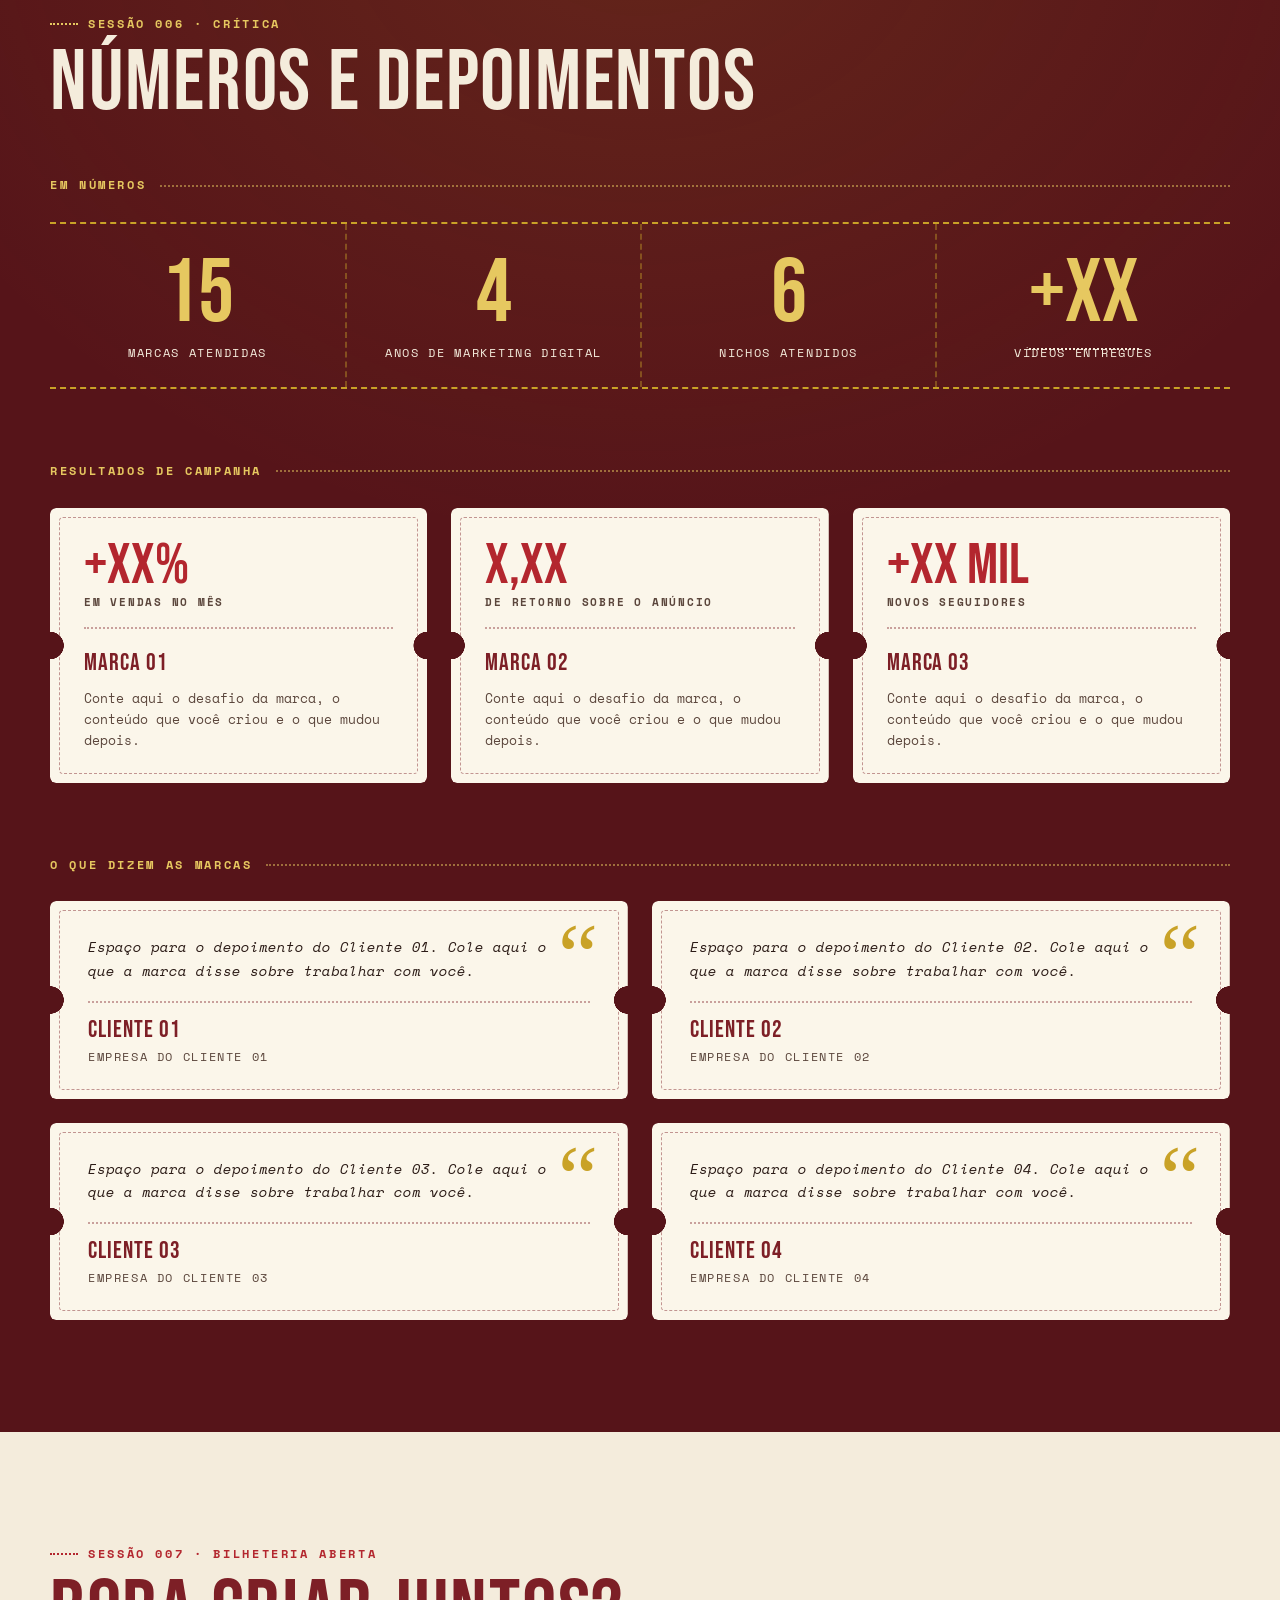
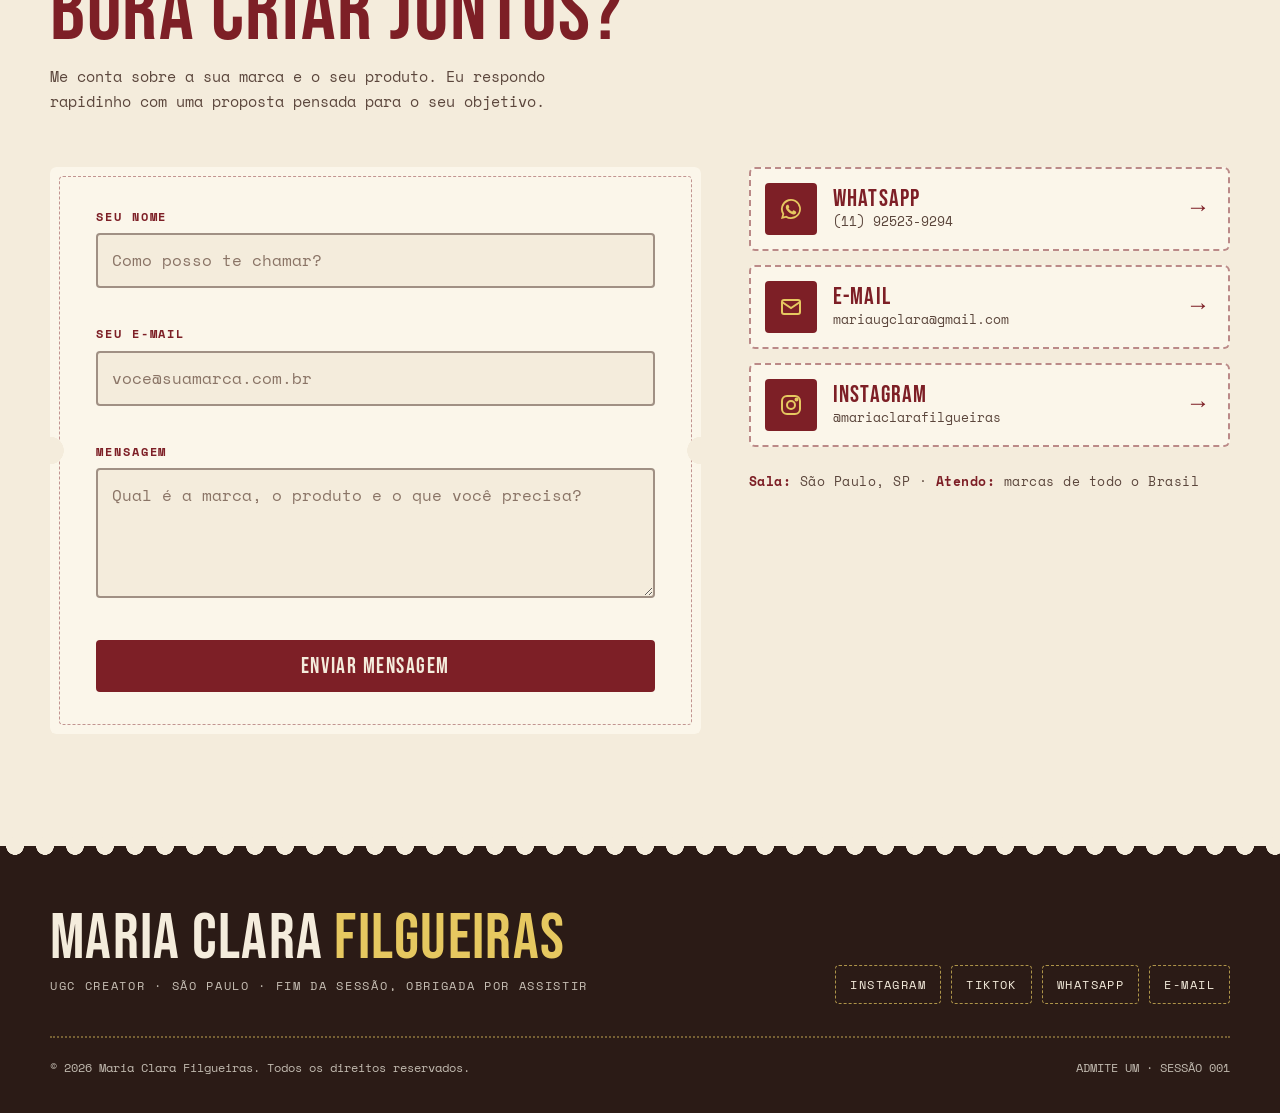
<file: Index portfólio.html>
<!DOCTYPE html>
<html lang="pt-BR">
<head>
<meta charset="UTF-8">
<meta name="viewport" content="width=device-width, initial-scale=1">
<title>Maria Clara Filgueiras | Portfólio UGC Creator</title>
<meta name="description" content="Maria Clara Filgueiras, UGC creator em São Paulo. Conteúdos reais, com estratégia e autenticidade, para marcas de beleza, skincare, moda, comida, casa e fitness.">
<meta name="theme-color" content="#7d1f26">
<link rel="preconnect" href="https://fonts.googleapis.com">
<link rel="preconnect" href="https://fonts.gstatic.com" crossorigin>
<link href="https://fonts.googleapis.com/css2?family=Bebas+Neue&family=Space+Mono:ital,wght@0,400;0,700;1,400&display=swap" rel="stylesheet">
<style>
/* =========================================================
   PALETA E BASE (modelo Ingresso de cinema)
   ========================================================= */
:root{
  --papel:#f4ecdc;
  --papel-claro:#fbf6ea;
  --papel-escuro:#e9dcc0;
  --bordo:#7d1f26;
  --bordo-escuro:#561419;
  --vermelho:#b3262e;
  --ouro:#c9a227;
  --ouro-claro:#e6c860;
  --tinta:#2b1b16;
  --tinta-suave:#5b463c;
  --titulo:"Bebas Neue", Impact, "Arial Narrow", sans-serif;
  --corpo:"Space Mono", ui-monospace, Menlo, Consolas, monospace;
  --entalhe:14px;
  --topo:94px;
}
*,*::before,*::after{box-sizing:border-box}
html{scroll-behavior:smooth;scroll-padding-top:var(--topo);-webkit-text-size-adjust:100%}
body{
  margin:0;
  background:var(--papel);
  color:var(--tinta);
  font-family:var(--corpo);
  font-size:15px;
  line-height:1.7;
  overflow-x:hidden;
}
body.travado{overflow:hidden}
img{max-width:100%;display:block}
a{color:inherit}
h1,h2,h3{margin:0;font-weight:400}
p{margin:0}
ul{margin:0;padding:0;list-style:none}
button,input,textarea{font:inherit;color:inherit}
:focus-visible{outline:3px solid var(--vermelho);outline-offset:3px;border-radius:2px}
.secao-escura :focus-visible,.rodape :focus-visible,.faixa-marcas :focus-visible{outline-color:var(--ouro-claro)}
.visualmente-oculto{position:absolute!important;width:1px;height:1px;padding:0;margin:-1px;overflow:hidden;clip:rect(0 0 0 0);white-space:nowrap;border:0}
.container{width:min(1180px, 100% - 32px);margin-inline:auto}

.pular{
  position:absolute;left:16px;top:-60px;z-index:200;
  background:var(--ouro);color:var(--tinta);padding:10px 16px;
  font-weight:700;text-decoration:none;border-radius:4px;
}
.pular:focus{top:12px}

/* =========================================================
   O INGRESSO: serrilha com dois recortes redondos (mask)
   --ey define a altura dos recortes (50% = meio do card)
   ========================================================= */
.ingresso{
  --ey:50%;
  position:relative;
  background:var(--papel-claro);
  border-radius:6px;
  -webkit-mask:
    radial-gradient(circle var(--entalhe) at 0 var(--ey), #0000 97%, #000) 0 0 / 51% 100% no-repeat,
    radial-gradient(circle var(--entalhe) at 100% var(--ey), #0000 97%, #000) 100% 0 / 51% 100% no-repeat;
          mask:
    radial-gradient(circle var(--entalhe) at 0 var(--ey), #0000 97%, #000) 0 0 / 51% 100% no-repeat,
    radial-gradient(circle var(--entalhe) at 100% var(--ey), #0000 97%, #000) 100% 0 / 51% 100% no-repeat;
}
.ingresso::before{
  content:"";position:absolute;inset:9px;
  border:1.5px dashed rgba(125,31,38,.45);
  border-radius:4px;pointer-events:none;z-index:2;
}
/* Card em duas partes: capa em cima, dados embaixo, picote no meio */
.parte-topo{--ey:100%;border-radius:6px 6px 0 0}
.parte-topo::before{display:none}
.parte-base{--ey:0%;border-radius:0 0 6px 6px;border-top:2px dashed rgba(125,31,38,.55)}
.parte-base::before{top:-2px;border-top:0;border-radius:0 0 4px 4px}

/* Blocos de foto e vídeo (placeholder com degradê) */
.midia{
  position:relative;
  display:flex;align-items:flex-end;
  overflow:hidden;
  background:
    radial-gradient(120% 80% at 20% 10%, rgba(255,240,200,.45), transparent 60%),
    linear-gradient(160deg, var(--ouro) 0%, var(--vermelho) 55%, var(--bordo-escuro) 100%);
}
.midia::after{
  content:"";position:absolute;inset:0;pointer-events:none;
  background:repeating-linear-gradient(0deg, rgba(255,255,255,.05) 0 2px, transparent 2px 5px);
}
.midia img{position:absolute;inset:0;width:100%;height:100%;object-fit:cover}
.midia-foto{aspect-ratio:4/5}
.midia-video{aspect-ratio:9/16}
.midia-trabalho{aspect-ratio:4/5}
.midia-legenda{
  position:relative;z-index:1;margin:14px;
  font-size:11px;letter-spacing:.12em;text-transform:uppercase;
  background:rgba(43,27,22,.72);color:var(--papel-claro);
  padding:4px 9px;border-radius:3px;
}

/* Canhoto dourado girado com o número da sessão */
.canhoto{
  --entalhe:7px;
  position:absolute;top:-20px;right:-14px;z-index:3;
  transform:rotate(9deg);
  background:var(--ouro);color:var(--tinta);
  padding:12px 18px 10px;text-align:center;line-height:1;
  border-radius:4px;
  box-shadow:0 8px 18px rgba(43,27,22,.18);
}
.canhoto::before{
  content:"";position:absolute;inset:5px;border:1.5px dashed rgba(43,27,22,.55);border-radius:3px;
}
.canhoto span{display:block;font-size:10px;letter-spacing:.2em;font-weight:700}
.canhoto strong{display:block;font-family:var(--titulo);font-weight:400;font-size:40px;letter-spacing:.04em;margin:2px 0}

/* =========================================================
   TOPO FIXO: faixa ADMITE UM + menu
   ========================================================= */
.topo{position:fixed;inset:0 0 auto;z-index:50}
.faixa-admite{
  background:var(--bordo);color:var(--papel);
  font-family:var(--titulo);font-size:15px;letter-spacing:.32em;
  text-align:center;padding:5px 12px 3px;
  border-bottom:2px dashed var(--ouro);
  white-space:nowrap;overflow:hidden;
}
.faixa-admite b{color:var(--ouro-claro);font-weight:400;margin:0 .6em}
.nav{
  position:relative;
  background:rgba(244,236,220,.95);
  -webkit-backdrop-filter:blur(8px);backdrop-filter:blur(8px);
  border-bottom:1px solid rgba(125,31,38,.18);
  transition:box-shadow .3s ease;
}
.topo.rolou .nav{box-shadow:0 6px 20px rgba(43,27,22,.10)}
.nav-dentro{display:flex;align-items:center;justify-content:space-between;height:64px;gap:16px}
.nav-marca{
  font-family:var(--titulo);font-size:27px;letter-spacing:.04em;line-height:1;
  color:var(--bordo);text-decoration:none;white-space:nowrap;
}
.nav-marca span{color:var(--vermelho)}
.nav-lista{display:flex;align-items:center;gap:26px}
.nav-lista a{
  font-size:12.5px;text-transform:uppercase;letter-spacing:.1em;
  text-decoration:none;padding:6px 0;
  border-bottom:2px dotted transparent;transition:border-color .2s ease,color .2s ease;
}
.nav-lista a:hover{border-bottom-color:var(--bordo);color:var(--bordo)}
.nav-lista .nav-cta{
  border:2px solid var(--bordo);padding:7px 14px;border-radius:4px;color:var(--bordo);font-weight:700;
}
.nav-lista .nav-cta:hover{background:var(--bordo);color:var(--papel)}
.nav-botao{
  display:none;width:46px;height:46px;border:2px solid var(--bordo);border-radius:4px;
  background:transparent;cursor:pointer;flex-direction:column;align-items:center;justify-content:center;gap:5px;
}
.nav-botao span{display:block;width:20px;height:2px;background:var(--bordo);transition:transform .25s ease,opacity .25s ease}
.nav-botao[aria-expanded="true"] span:nth-child(1){transform:translateY(7px) rotate(45deg)}
.nav-botao[aria-expanded="true"] span:nth-child(2){opacity:0}
.nav-botao[aria-expanded="true"] span:nth-child(3){transform:translateY(-7px) rotate(-45deg)}

@media (max-width:940px){
  .nav-botao{display:inline-flex}
  .nav-lista{
    position:absolute;top:100%;left:0;right:0;
    flex-direction:column;align-items:stretch;gap:0;
    background:var(--papel);border-bottom:2px dashed var(--bordo);
    padding:6px 16px 20px;display:none;
    max-height:calc(100vh - var(--topo));overflow-y:auto;
  }
  .nav-lista.aberta{display:flex}
  .nav-lista a{display:block;padding:14px 4px;font-size:14px;border-bottom:1px dotted rgba(125,31,38,.35)}
  .nav-lista .nav-cta{margin-top:14px;text-align:center;border-bottom:2px solid var(--bordo)}
}

/* =========================================================
   BOTÕES E TÍTULOS DE SEÇÃO
   ========================================================= */
.btn{
  display:inline-flex;align-items:center;justify-content:center;gap:10px;
  font-family:var(--titulo);font-size:22px;letter-spacing:.07em;line-height:1;
  padding:14px 26px 12px;min-height:50px;
  text-decoration:none;border:2px solid var(--bordo);border-radius:4px;cursor:pointer;
  transition:background .2s ease,color .2s ease,transform .2s ease,border-color .2s ease;
}
.btn:hover{transform:translateY(-2px)}
.btn-primario{background:var(--bordo);color:var(--papel)}
.btn-primario:hover{background:var(--vermelho);border-color:var(--vermelho)}
.btn-secundario{background:transparent;color:var(--bordo)}
.btn-secundario:hover{background:var(--bordo);color:var(--papel)}
.btn-ouro{background:var(--ouro);border-color:var(--ouro);color:var(--tinta)}
.btn-ouro:hover{background:var(--ouro-claro);border-color:var(--ouro-claro)}

.secao{padding:112px 0}
.secao-escura{
  background:
    radial-gradient(90% 60% at 50% 0%, rgba(201,162,39,.12), transparent 70%),
    var(--bordo-escuro);
  color:var(--papel);
}
.cabecalho{display:flex;flex-direction:column;gap:10px;margin-bottom:52px;max-width:760px}
.rotulo{
  display:inline-flex;align-items:center;gap:10px;
  font-size:12px;letter-spacing:.22em;text-transform:uppercase;font-weight:700;color:var(--vermelho);
}
.rotulo::before{content:"";width:28px;border-top:2px dotted currentColor}
.secao-escura .rotulo{color:var(--ouro-claro)}
.titulo{
  font-family:var(--titulo);font-size:clamp(2.9rem, 7vw, 5.4rem);line-height:.92;letter-spacing:.02em;color:var(--bordo);
}
.secao-escura .titulo{color:var(--papel)}
.intro{color:var(--tinta-suave);max-width:60ch}
.secao-escura .intro{color:rgba(251,246,234,.82)}

/* =========================================================
   1. CAPA
   ========================================================= */
.capa{padding-top:calc(var(--topo) + 56px)}
.capa-grade{display:grid;grid-template-columns:1.15fr .85fr;gap:64px;align-items:center;padding-bottom:64px}
.capa-nome{
  font-family:var(--titulo);font-size:clamp(3.8rem, 10vw, 8.6rem);line-height:.86;letter-spacing:.01em;
  color:var(--tinta);margin:18px 0 22px;
}
.capa-nome span{display:block}
.capa-nome span + span{color:var(--bordo)}
.capa-frase{font-size:clamp(15px, 1.6vw, 17px);max-width:46ch;color:var(--tinta-suave)}
.capa-botoes{display:flex;flex-wrap:wrap;gap:14px;margin-top:30px}
.capa-numeros{
  display:grid;grid-template-columns:repeat(3,1fr);gap:0;margin-top:44px;
  border-top:2px dashed rgba(125,31,38,.5);border-bottom:2px dashed rgba(125,31,38,.5);
}
.capa-numeros li{padding:16px 12px 14px;text-align:left}
.capa-numeros li + li{border-left:2px dashed rgba(125,31,38,.25)}
.capa-numeros .num{display:block;font-family:var(--titulo);font-size:clamp(2.3rem, 4.5vw, 3.2rem);line-height:1;color:var(--bordo)}
.capa-numeros .leg{display:block;font-size:11px;letter-spacing:.12em;text-transform:uppercase;color:var(--tinta-suave);margin-top:4px}

.foto-bloco{position:relative;max-width:420px;width:100%;justify-self:center}
.foto-ingresso{overflow:visible}
.foto-ingresso .midia{border-radius:6px 6px 0 0}
.foto-dados{
  display:grid;grid-template-columns:repeat(3,1fr);gap:8px;
  padding:18px 26px 20px;margin:0;
}
.foto-dados div{min-width:0}
.foto-dados dt{font-size:10px;letter-spacing:.2em;text-transform:uppercase;color:var(--vermelho);font-weight:700}
.foto-dados dd{margin:2px 0 0;font-family:var(--titulo);font-size:21px;line-height:1.05;letter-spacing:.03em;color:var(--tinta);overflow-wrap:anywhere}

.placeholder-num{border-bottom:2px dotted var(--ouro);cursor:help}

/* Faixa fina de marcas */
.faixa-marcas{
  background:var(--tinta);color:var(--papel);
  border-top:2px dashed var(--ouro);border-bottom:2px dashed var(--ouro);
  overflow:hidden;padding:12px 0 9px;
}
.faixa-marcas h2{position:absolute;width:1px;height:1px;overflow:hidden;clip:rect(0 0 0 0)}
.marcas-trilho{display:flex;width:max-content;animation:rolar 48s linear infinite}
.faixa-marcas:hover .marcas-trilho{animation-play-state:paused}
.marcas-grupo{display:flex;align-items:center;flex-shrink:0}
.marcas-grupo li{font-family:var(--titulo);font-size:21px;letter-spacing:.14em;white-space:nowrap;padding:0 22px;position:relative}
.marcas-grupo li::after{content:"✦";position:absolute;right:-7px;color:var(--ouro);font-size:13px;top:5px}
@keyframes rolar{to{transform:translateX(-50%)}}

/* =========================================================
   2. SOBRE MIM
   ========================================================= */
.sobre-grade{display:grid;grid-template-columns:.85fr 1.15fr;gap:72px;align-items:center}
.sobre-texto p + p{margin-top:16px}
.sobre-texto .intro-forte{font-size:17px;color:var(--tinta)}
.promessas{margin-top:32px;display:grid;gap:12px}
.promessas li{
  display:grid;grid-template-columns:54px 1fr;align-items:center;gap:16px;
  background:var(--papel-claro);border:1.5px dashed rgba(125,31,38,.45);border-radius:6px;padding:12px 16px 12px 12px;
}
.promessas .selo{
  display:grid;place-items:center;width:54px;height:54px;border-radius:4px;
  background:var(--bordo);color:var(--ouro-claro);font-family:var(--titulo);font-size:26px;line-height:1;
}
.promessas strong{display:block;font-family:var(--titulo);font-weight:400;font-size:23px;letter-spacing:.04em;color:var(--bordo);line-height:1.1}
.promessas small{display:block;font-size:12.5px;color:var(--tinta-suave);line-height:1.5}
.assinatura{margin-top:34px;padding-top:18px;border-top:2px dotted var(--ouro);display:inline-block}
.assinatura .nome-assinado{
  display:block;font-family:var(--titulo);font-size:40px;letter-spacing:.03em;color:var(--bordo);line-height:1;
  transform:rotate(-2deg);transform-origin:left;
}
.assinatura small{display:block;font-size:11px;letter-spacing:.18em;text-transform:uppercase;color:var(--tinta-suave);margin-top:6px}

/* =========================================================
   3. DESTAQUES
   ========================================================= */
.destaques-grade{display:grid;grid-template-columns:repeat(3,1fr);gap:30px}
.destaque{display:block;text-decoration:none;color:var(--tinta);border-radius:6px;transition:transform .3s ease}
.destaque:hover{transform:translateY(-6px)}
.destaque:focus-visible{outline-offset:6px}
.destaque .midia-video{border-radius:6px 6px 0 0}
.play{
  position:absolute;z-index:2;left:50%;top:50%;
  width:74px;height:74px;margin:-37px 0 0 -37px;border-radius:50%;
  background:var(--papel-claro);border:3px solid var(--ouro);
  box-shadow:0 10px 24px rgba(43,27,22,.35);
  transition:transform .3s ease,background .3s ease;
}
.play::after{
  content:"";position:absolute;left:29px;top:22px;
  border-style:solid;border-width:14px 0 14px 22px;border-color:transparent transparent transparent var(--bordo);
}
.destaque:hover .play{transform:scale(1.1);background:var(--ouro-claro)}
.destaque .parte-base{padding:22px 28px 26px}
.destaque-numero{font-family:var(--titulo);font-size:clamp(2.8rem, 4.8vw, 3.6rem);line-height:.95;color:var(--vermelho)}
.destaque-rotulo{font-size:11px;letter-spacing:.16em;text-transform:uppercase;font-weight:700;color:var(--tinta-suave)}
.destaque-titulo{font-family:var(--titulo);font-size:26px;letter-spacing:.03em;line-height:1.05;margin-top:14px;color:var(--bordo)}
.destaque-contexto{font-size:13px;color:var(--tinta-suave);margin-top:6px;line-height:1.55}

/* =========================================================
   4. TRABALHOS POR NICHO
   ========================================================= */
.filtros{display:flex;flex-wrap:wrap;gap:10px;margin-bottom:34px}
.filtro{
  font-size:12.5px;letter-spacing:.12em;text-transform:uppercase;font-weight:700;
  background:transparent;color:var(--bordo);
  border:2px dashed var(--bordo);border-radius:4px;
  padding:9px 16px;min-height:44px;cursor:pointer;
  transition:background .2s ease,color .2s ease;
}
.filtro:hover{background:rgba(125,31,38,.08)}
.filtro[aria-pressed="true"]{background:var(--bordo);color:var(--papel);border-style:solid}
.trabalhos-grade{display:grid;grid-template-columns:repeat(auto-fill, minmax(250px, 1fr));gap:26px}
.trabalho{animation:entrar .45s ease both}
.trabalho[hidden]{display:none}
.trabalho .midia{border-radius:6px 6px 0 0}
.etiqueta{
  position:absolute;z-index:2;top:12px;left:12px;
  font-size:10.5px;letter-spacing:.14em;text-transform:uppercase;font-weight:700;
  background:var(--papel-claro);color:var(--bordo);padding:4px 9px;border-radius:3px;
}
.trabalho .parte-base{padding:18px 24px 16px}
.trabalho-marca{font-size:11px;letter-spacing:.16em;text-transform:uppercase;color:var(--vermelho);font-weight:700}
.trabalho-titulo{font-family:var(--titulo);font-size:24px;letter-spacing:.03em;line-height:1.05;margin-top:4px;color:var(--tinta)}
.trabalho-titulo a{text-decoration:none}
.trabalho-titulo a:hover{color:var(--bordo);text-decoration:underline dotted}
.admite{
  display:flex;align-items:center;gap:10px;margin-top:14px;
  font-size:11px;letter-spacing:.18em;color:var(--tinta-suave);white-space:nowrap;
}
.admite::before,.admite::after{content:"";flex:1;border-top:2px dotted rgba(125,31,38,.5)}
.aviso-filtro{margin-top:24px;font-size:12px;color:var(--tinta-suave)}
@keyframes entrar{from{opacity:0;transform:translateY(12px)}to{opacity:1;transform:none}}

/* =========================================================
   5. SERVIÇOS
   ========================================================= */
.servicos-grade{display:grid;grid-template-columns:repeat(3,1fr);gap:24px}
.servico{display:grid;grid-template-columns:84px 1fr;min-height:100%;background:var(--papel-claro)}
.servico-num{
  display:grid;place-items:center;
  background:var(--bordo);color:var(--ouro-claro);
  font-family:var(--titulo);font-size:46px;line-height:1;
  border-right:2px dashed var(--ouro);border-radius:6px 0 0 6px;
}
.servico-corpo{padding:28px 30px 28px 24px}
.servico h3{font-family:var(--titulo);font-size:28px;letter-spacing:.04em;line-height:1.05;color:var(--bordo)}
.servico p{font-size:13.5px;color:var(--tinta-suave);margin-top:8px;line-height:1.6}

/* =========================================================
   6. NÚMEROS E DEPOIMENTOS
   ========================================================= */
.subrotulo{
  display:flex;align-items:center;gap:14px;
  font-family:var(--corpo);font-size:12px;font-weight:700;letter-spacing:.22em;text-transform:uppercase;
  color:var(--ouro-claro);margin:72px 0 26px;
}
.subrotulo::after{content:"";flex:1;border-top:2px dotted rgba(230,200,96,.5)}
.metricas{display:grid;grid-template-columns:repeat(4,1fr);border-top:2px dashed var(--ouro);border-bottom:2px dashed var(--ouro)}
.metricas li{padding:28px 20px 24px;text-align:center}
.metricas li + li{border-left:2px dashed rgba(201,162,39,.4)}
.metricas .num{display:block;font-family:var(--titulo);font-size:clamp(3.4rem, 7vw, 5.6rem);line-height:.95;color:var(--ouro-claro)}
.metricas .leg{display:block;font-size:12px;letter-spacing:.14em;text-transform:uppercase;color:var(--papel);margin-top:6px}
.metricas .placeholder-num{border-bottom-color:var(--papel)}

.campanhas{display:grid;grid-template-columns:repeat(3,1fr);gap:24px}
.campanha{padding:30px 34px 32px;color:var(--tinta)}
.campanha-num{font-family:var(--titulo);font-size:58px;line-height:.95;color:var(--vermelho)}
.campanha-rotulo{font-size:11px;letter-spacing:.16em;text-transform:uppercase;font-weight:700;color:var(--tinta-suave)}
.campanha-marca{font-family:var(--titulo);font-size:24px;letter-spacing:.04em;color:var(--bordo);margin-top:16px;padding-top:14px;border-top:2px dotted rgba(125,31,38,.4)}
.campanha p:last-child{font-size:13px;color:var(--tinta-suave);margin-top:4px;line-height:1.6}

.depoimentos{display:grid;grid-template-columns:repeat(2,1fr);gap:24px}
.depoimento{margin:0;padding:34px 38px 30px;color:var(--tinta)}
.depoimento::after{
  content:"“";position:absolute;top:10px;right:30px;
  font-family:Georgia, serif;font-size:90px;line-height:1;color:var(--ouro);
}
.depoimento blockquote{margin:0;font-size:14px;font-style:italic;line-height:1.7;padding-right:36px}
.depoimento figcaption{margin-top:18px;padding-top:14px;border-top:2px dotted rgba(125,31,38,.4)}
.depoimento figcaption strong{display:block;font-family:var(--titulo);font-weight:400;font-size:24px;letter-spacing:.04em;color:var(--bordo);line-height:1.1}
.depoimento figcaption span{font-size:11.5px;letter-spacing:.14em;text-transform:uppercase;color:var(--tinta-suave)}

/* =========================================================
   7. CONTATO
   ========================================================= */
.contato-grade{display:grid;grid-template-columns:1.15fr .85fr;gap:48px;align-items:start}
.form-ingresso{padding:40px 46px 42px}
.campo{display:flex;flex-direction:column;gap:6px;margin-bottom:18px}
.campo label{font-size:12px;font-weight:700;letter-spacing:.16em;text-transform:uppercase;color:var(--bordo)}
.campo input,.campo textarea{
  width:100%;background:var(--papel);border:2px solid rgba(91,70,60,.55);border-radius:4px;
  padding:12px 14px;font-size:16px;color:var(--tinta);
  transition:border-color .2s ease;
}
.campo textarea{min-height:130px;resize:vertical}
.campo input:focus,.campo textarea:focus{border-color:var(--bordo)}
.campo input::placeholder,.campo textarea::placeholder{color:#8a7466}
.campo [aria-invalid="true"]{border-color:var(--vermelho);background:#fbeeee}
.erro{font-size:12px;color:var(--vermelho);font-weight:700;min-height:1em}
.form-ingresso .btn{width:100%;margin-top:6px}
.confirmacao{text-align:center;padding:12px 0}
.confirmacao .selo-ok{
  display:inline-grid;place-items:center;width:74px;height:74px;border-radius:50%;
  background:var(--ouro);color:var(--tinta);font-family:var(--titulo);font-size:34px;margin-bottom:14px;
}
.confirmacao h3{font-family:var(--titulo);font-size:40px;color:var(--bordo);line-height:1}
.confirmacao p{color:var(--tinta-suave);margin:10px auto 22px;max-width:40ch}
.confirmacao:focus{outline:none}

.canais{display:grid;gap:14px}
.canal{
  display:grid;grid-template-columns:52px 1fr auto;align-items:center;gap:16px;
  text-decoration:none;background:var(--papel-claro);
  border:2px dashed rgba(125,31,38,.5);border-radius:6px;padding:14px 18px 14px 14px;
  transition:background .2s ease,transform .2s ease,border-color .2s ease;
}
.canal:hover{transform:translateX(4px);border-style:solid;border-color:var(--bordo)}
.canal-icone{display:grid;place-items:center;width:52px;height:52px;border-radius:4px;background:var(--bordo);color:var(--ouro-claro)}
.canal-icone svg{width:24px;height:24px}
.canal strong{display:block;font-family:var(--titulo);font-weight:400;font-size:24px;letter-spacing:.05em;color:var(--bordo);line-height:1.05}
.canal span.valor{display:block;font-size:12.5px;color:var(--tinta-suave);overflow-wrap:anywhere}
.canal .seta{font-family:var(--titulo);font-size:24px;color:var(--bordo)}
.contato-lugar{margin-top:24px;font-size:12.5px;color:var(--tinta-suave);letter-spacing:.04em}
.contato-lugar b{color:var(--bordo)}

/* =========================================================
   8. RODAPÉ
   ========================================================= */
.rodape{
  background:var(--tinta);color:var(--papel);padding:64px 0 34px;position:relative;
}
.rodape::before{
  content:"";position:absolute;top:-9px;left:0;right:0;height:18px;
  background:radial-gradient(circle 9px at 50% 50%, var(--papel) 96%, transparent) 0 0 / 30px 18px repeat-x;
}
.rodape-grade{display:flex;flex-wrap:wrap;justify-content:space-between;align-items:flex-end;gap:28px}
.rodape-nome{font-family:var(--titulo);font-size:clamp(2.4rem, 6vw, 4rem);line-height:.9;letter-spacing:.02em}
.rodape-nome span{color:var(--ouro-claro)}
.rodape-frase{font-size:12px;letter-spacing:.14em;text-transform:uppercase;color:rgba(251,246,234,.75);margin-top:8px}
.redes{display:flex;flex-wrap:wrap;gap:10px}
.redes a{
  font-size:12px;letter-spacing:.12em;text-transform:uppercase;text-decoration:none;
  border:1.5px dashed rgba(230,200,96,.7);border-radius:4px;padding:10px 14px;
}
.redes a:hover{background:var(--ouro);color:var(--tinta);border-style:solid}
.rodape-base{
  margin-top:40px;padding-top:20px;border-top:2px dotted rgba(230,200,96,.4);
  display:flex;flex-wrap:wrap;justify-content:space-between;gap:10px;
  font-size:12px;color:rgba(251,246,234,.72);
}

/* =========================================================
   CARD DE CAPTURA (mídia kit)
   ========================================================= */
.modal{position:fixed;inset:0;z-index:100;display:grid;place-items:center;padding:16px}
.modal[hidden]{display:none}
.modal-fundo{position:absolute;inset:0;background:rgba(30,14,10,.74)}
.modal-card{
  position:relative;width:min(440px, 100%);
  padding:46px 40px 38px;
  max-height:calc(100vh - 32px);overflow-y:auto;
  animation:surgir .4s ease both;
}
.modal-card .rotulo{margin-bottom:8px}
.modal-card h2{font-family:var(--titulo);font-size:clamp(2.2rem, 7vw, 2.8rem);line-height:.95;color:var(--bordo)}
.modal-card > p{font-size:13.5px;color:var(--tinta-suave);margin:10px 0 22px}
.modal-x{
  position:absolute;top:16px;right:18px;z-index:3;
  width:44px;height:44px;border-radius:50%;border:2px solid var(--bordo);background:var(--papel);
  color:var(--bordo);font-size:26px;line-height:1;cursor:pointer;
}
.modal-x:hover{background:var(--bordo);color:var(--papel)}
.modal-card .btn{width:100%}
@keyframes surgir{from{opacity:0;transform:translateY(20px) scale(.97)}to{opacity:1;transform:none}}

/* =========================================================
   ANIMAÇÃO DE ENTRADA AO ROLAR
   ========================================================= */
.js .revelar{opacity:0;transform:translateY(26px);transition:opacity .75s ease, transform .75s ease;transition-delay:var(--atraso, 0s)}
.js .revelar.visivel{opacity:1;transform:none}

@media (prefers-reduced-motion:reduce){
  html{scroll-behavior:auto}
  *,*::before,*::after{animation-duration:.001ms!important;animation-iteration-count:1!important;transition-duration:.001ms!important}
  .js .revelar{opacity:1;transform:none}
  .marcas-trilho{animation:none;width:auto;flex-wrap:wrap;justify-content:center}
  .marcas-grupo{flex-wrap:wrap;justify-content:center}
  .marcas-grupo[aria-hidden="true"]{display:none}
}

/* =========================================================
   RESPONSIVO
   ========================================================= */
@media (max-width:1024px){
  .servicos-grade{grid-template-columns:repeat(2,1fr)}
  .campanhas{grid-template-columns:1fr;max-width:620px}
  .contato-grade{grid-template-columns:1fr}
}
@media (max-width:900px){
  .secao{padding:84px 0}
  .capa-grade{grid-template-columns:1fr;gap:56px}
  .sobre-grade{grid-template-columns:1fr;gap:56px}
  .sobre-grade .foto-bloco{max-width:380px}
  .destaques-grade{grid-template-columns:1fr;max-width:400px;margin-inline:auto;gap:40px}
  .metricas{grid-template-columns:repeat(2,1fr)}
  .metricas li:nth-child(3){border-left:0}
  .metricas li:nth-child(n+3){border-top:2px dashed rgba(201,162,39,.4)}
  .depoimentos{grid-template-columns:1fr}
}
@media (max-width:640px){
  :root{--entalhe:11px}
  body{font-size:14.5px}
  .secao{padding:68px 0}
  .capa{padding-top:calc(var(--topo) + 32px)}
  .faixa-admite{font-size:13px;letter-spacing:.22em}
  .nav-marca{font-size:23px}
  .capa-botoes .btn{flex:1 1 100%}
  .capa-numeros li{padding:14px 8px 12px}
  .capa-numeros .leg{font-size:10px;letter-spacing:.06em}
  .assinatura .nome-assinado{font-size:32px}
  .canhoto{right:-4px;top:-16px}
  .canhoto strong{font-size:32px}
  .foto-dados{padding:16px 20px 18px}
  .foto-dados dd{font-size:18px}
  .servicos-grade{grid-template-columns:1fr}
  .servico{grid-template-columns:64px 1fr}
  .servico-num{font-size:36px}
  .servico-corpo{padding:22px 24px 22px 18px}
  .trabalhos-grade{grid-template-columns:repeat(2, minmax(0,1fr));gap:14px}
  .trabalho .parte-base{padding:14px 16px 12px}
  .trabalho-titulo{font-size:19px}
  .trabalho-marca{font-size:10px;letter-spacing:.1em}
  .etiqueta{font-size:9px;top:8px;left:8px;padding:3px 6px}
  .trabalho .midia-legenda{margin:8px;font-size:9px;letter-spacing:.06em}
  .admite{font-size:10px;letter-spacing:.08em;gap:6px}
  .filtro{padding:8px 12px;font-size:11.5px}
  .campanha{padding:26px 28px}
  .depoimento{padding:30px 28px 26px}
  .form-ingresso{padding:32px 26px 30px}
  .canal{grid-template-columns:46px 1fr auto;gap:12px}
  .canal-icone{width:46px;height:46px}
  .modal-card{padding:44px 26px 30px}
  .metricas li{padding:22px 10px 18px}
  .metricas .leg{font-size:10.5px;letter-spacing:.08em}
}
@media (max-width:360px){
  .trabalhos-grade{grid-template-columns:1fr}
}
</style>
</head>
<body>

<a class="pular" href="#conteudo">Pular para o conteúdo</a>

<!-- ============ TOPO FIXO ============ -->
<header class="topo" id="topo">
  <div class="faixa-admite">ADMITE UM <b>·</b> SESSÃO 001</div>
  <nav class="nav" aria-label="Menu principal">
    <div class="container nav-dentro">
      <a href="#inicio" class="nav-marca">Maria Clara <span>Filgueiras</span></a>
      <button class="nav-botao" type="button" aria-expanded="false" aria-controls="nav-lista" aria-label="Abrir menu">
        <span></span><span></span><span></span>
      </button>
      <ul class="nav-lista" id="nav-lista">
        <li><a href="#sobre">Sobre</a></li>
        <li><a href="#destaques">Destaques</a></li>
        <li><a href="#trabalhos">Trabalhos</a></li>
        <li><a href="#servicos">Serviços</a></li>
        <li><a href="#numeros">Números</a></li>
        <li><a href="#contato" class="nav-cta">Contato</a></li>
      </ul>
    </div>
  </nav>
</header>

<main id="conteudo">

  <!-- ============ 1. CAPA ============ -->
  <section class="capa" id="inicio" aria-labelledby="capa-titulo">
    <div class="container capa-grade">
      <div class="capa-texto revelar">
        <p class="rotulo">UGC Creator · São Paulo</p>
        <h1 class="capa-nome" id="capa-titulo"><span>Maria Clara</span><span>Filgueiras</span></h1>
        <p class="capa-frase">Crio conteúdos reais, com estratégia e autenticidade, para a sua marca vender mais e conectar de verdade com o cliente ideal.</p>
        <div class="capa-botoes">
          <a class="btn btn-primario" href="#contato">Falar comigo</a>
          <a class="btn btn-secundario" href="#trabalhos">Ver os trabalhos</a>
        </div>
        <!-- Os três números da capa vêm do array "numerosCapa" no script -->
        <ul class="capa-numeros" id="capa-numeros"></ul>
      </div>

      <div class="foto-bloco revelar" style="--atraso:.15s">
        <div class="ingresso foto-ingresso">
          <!--
            FOTO DA CAPA: para trocar pela sua foto real, apague a div class="midia-legenda"
            e coloque dentro da div class="midia midia-foto" a linha abaixo:
            <img src="foto-capa.jpg" alt="Maria Clara Filgueiras sorrindo segurando um produto" width="800" height="1000">
            Salve a foto (formato 4:5, JPG de até 200 KB) na mesma pasta do index.html.
          -->
          <div class="midia midia-foto" role="img" aria-label="Espaço para a foto de Maria Clara Filgueiras">
            <span class="midia-legenda">foto da creator 4:5</span>
          </div>
          <dl class="foto-dados">
            <div><dt>Sala</dt><dd>São Paulo</dd></div>
            <div><dt>Fileira</dt><dd>UGC Creator</dd></div>
            <div><dt>Poltrona</dt><dd>4 anos de marketing</dd></div>
          </dl>
        </div>
        <div class="canhoto" aria-hidden="true"><span>SESSÃO</span><strong>001</strong><span>Nº 0001</span></div>
      </div>
    </div>

    <!-- Faixa fina com as marcas: os nomes vêm do array "marcas" no script -->
    <div class="faixa-marcas" aria-labelledby="marcas-titulo">
      <h2 id="marcas-titulo">Marcas com quem já trabalhei</h2>
      <div class="marcas-trilho" id="marcas-trilho"></div>
    </div>
  </section>

  <!-- ============ 2. SOBRE MIM ============ -->
  <section class="secao" id="sobre" aria-labelledby="sobre-titulo">
    <div class="container sobre-grade">
      <div class="foto-bloco revelar">
        <div class="ingresso foto-ingresso">
          <!--
            FOTO DO SOBRE: troque do mesmo jeito da foto da capa, colocando dentro da div abaixo:
            <img src="foto-sobre.jpg" alt="Maria Clara Filgueiras gravando um vídeo em casa" width="800" height="1000" loading="lazy">
          -->
          <div class="midia midia-foto" role="img" aria-label="Espaço para uma foto de Maria Clara Filgueiras gravando conteúdo" style="background:radial-gradient(120% 80% at 80% 10%, rgba(255,240,200,.4), transparent 60%),linear-gradient(200deg,#e6c860 0%,#b3262e 60%,#2b1b16 100%)">
            <span class="midia-legenda">foto da creator 4:5</span>
          </div>
          <dl class="foto-dados">
            <div><dt>Sala</dt><dd>Moda e Negócios</dd></div>
            <div><dt>Fileira</dt><dd>Social media</dd></div>
            <div><dt>Poltrona</dt><dd>Copywriter</dd></div>
          </dl>
        </div>
        <div class="canhoto" aria-hidden="true"><span>SESSÃO</span><strong>002</strong><span>Nº 0002</span></div>
      </div>

      <div class="sobre-texto revelar" style="--atraso:.1s">
        <div class="cabecalho" style="margin-bottom:28px">
          <p class="rotulo">Sessão 002 · Sobre mim</p>
          <h2 class="titulo" id="sobre-titulo">Prazer, eu sou a Maria Clara</h2>
        </div>
        <p class="intro-forte">Trabalho com marketing digital há 4 anos, onde atuei como social media e copywriter. Tenho pós graduação em Moda e Negócios e sou apaixonada por criar conteúdos reais, com estratégia e autenticidade.</p>
        <p class="intro">Hoje, como UGC creator, quero realçar as qualidades e os diferenciais da sua marca e posicioná-la da forma certa, tanto para vender mais como para conectar com o cliente ideal. O sucesso de quem trabalha comigo é a minha realização enquanto profissional.</p>

        <ul class="promessas" aria-label="Minhas promessas para você">
          <li><span class="selo" aria-hidden="true">01</span><span><strong>Roteiro aprovado antes de gravar</strong><small>Você vê e aprova a ideia antes de eu ligar a câmera.</small></span></li>
          <li><span class="selo" aria-hidden="true">02</span><span><strong>Uma rodada de ajuste inclusa</strong><small>Se algo não ficou do seu jeito, eu ajusto sem custo extra.</small></span></li>
          <li><span class="selo" aria-hidden="true">03</span><span><strong>Entrega em até 72 horas úteis</strong><small>Depois do produto em mãos e do roteiro aprovado.</small></span></li>
        </ul>

        <p class="assinatura">
          <span class="nome-assinado">Maria Clara Filgueiras</span>
          <small>UGC Creator · São Paulo</small>
        </p>
      </div>
    </div>
  </section>

  <!-- ============ 3. CONTEÚDOS DE DESTAQUE ============ -->
  <section class="secao secao-escura" id="destaques" aria-labelledby="destaques-titulo">
    <div class="container">
      <div class="cabecalho revelar">
        <p class="rotulo">Sessão 003 · Em cartaz</p>
        <h2 class="titulo" id="destaques-titulo">Conteúdos em destaque</h2>
        <p class="intro">Três vídeos que mostram como eu transformo um produto em uma história que prende, convence e vende.</p>
      </div>
      <!-- Os cards vêm do array "destaques" no script (link do vídeo e capa ficam lá) -->
      <ul class="destaques-grade" id="destaques-grade"></ul>
    </div>
  </section>

  <!-- ============ 4. TRABALHOS POR NICHO ============ -->
  <section class="secao" id="trabalhos" aria-labelledby="trabalhos-titulo">
    <div class="container">
      <div class="cabecalho revelar">
        <p class="rotulo">Sessão 004 · Programação</p>
        <h2 class="titulo" id="trabalhos-titulo">Trabalhos por nicho</h2>
        <p class="intro">Escolha um nicho e veja só os trabalhos daquele segmento.</p>
      </div>
      <div class="filtros revelar" id="filtros" role="group" aria-label="Filtrar trabalhos por nicho"></div>
      <ul class="trabalhos-grade" id="trabalhos-grade"></ul>
      <p class="aviso-filtro" id="aviso-filtro" aria-live="polite"></p>
    </div>
  </section>

  <!-- ============ 5. COMO EU TE AJUDO ============ -->
  <section class="secao" id="servicos" aria-labelledby="servicos-titulo" style="background:var(--papel-escuro)">
    <div class="container">
      <div class="cabecalho revelar">
        <p class="rotulo">Sessão 005 · Bilheteria</p>
        <h2 class="titulo" id="servicos-titulo">Como eu te ajudo</h2>
        <p class="intro">Escolha um formato ou combine vários. Todos incluem roteiro aprovado, uma rodada de ajuste e entrega em até 72 horas úteis.</p>
      </div>
      <ul class="servicos-grade" id="servicos-grade"></ul>
    </div>
  </section>

  <!-- ============ 6. NÚMEROS E DEPOIMENTOS ============ -->
  <section class="secao secao-escura" id="numeros" aria-labelledby="numeros-titulo">
    <div class="container">
      <div class="cabecalho revelar">
        <p class="rotulo">Sessão 006 · Crítica</p>
        <h2 class="titulo" id="numeros-titulo">Números e depoimentos</h2>
      </div>

      <h3 class="subrotulo" style="margin-top:0">Em números</h3>
      <ul class="metricas revelar" id="metricas"></ul>

      <h3 class="subrotulo">Resultados de campanha</h3>
      <ul class="campanhas" id="campanhas"></ul>

      <h3 class="subrotulo">O que dizem as marcas</h3>
      <div class="depoimentos" id="depoimentos"></div>
    </div>
  </section>

  <!-- ============ 7. BORA CRIAR JUNTOS ============ -->
  <section class="secao" id="contato" aria-labelledby="contato-titulo">
    <div class="container">
      <div class="cabecalho revelar">
        <p class="rotulo">Sessão 007 · Bilheteria aberta</p>
        <h2 class="titulo" id="contato-titulo">Bora criar juntos?</h2>
        <p class="intro">Me conta sobre a sua marca e o seu produto. Eu respondo rapidinho com uma proposta pensada para o seu objetivo.</p>
      </div>

      <div class="contato-grade">
        <div class="ingresso form-ingresso revelar">
          <!--
            O formulário mostra a confirmação na tela, mas ainda não envia para lugar nenhum.
            Para receber as mensagens no seu e-mail, crie um formulário grátis no formspree.io
            e siga o comentário "ENVIO DO FORMULÁRIO" no script.
          -->
          <form id="form-contato" novalidate>
            <div class="campo">
              <label for="contato-nome">Seu nome</label>
              <input id="contato-nome" name="nome" type="text" autocomplete="name" required aria-describedby="contato-nome-erro" placeholder="Como posso te chamar?">
              <span class="erro" id="contato-nome-erro"></span>
            </div>
            <div class="campo">
              <label for="contato-email">Seu e-mail</label>
              <input id="contato-email" name="email" type="email" autocomplete="email" required aria-describedby="contato-email-erro" placeholder="voce@suamarca.com.br">
              <span class="erro" id="contato-email-erro"></span>
            </div>
            <div class="campo">
              <label for="contato-mensagem">Mensagem</label>
              <textarea id="contato-mensagem" name="mensagem" required aria-describedby="contato-mensagem-erro" placeholder="Qual é a marca, o produto e o que você precisa?"></textarea>
              <span class="erro" id="contato-mensagem-erro"></span>
            </div>
            <button class="btn btn-primario" type="submit">Enviar mensagem</button>
          </form>
          <div class="confirmacao" id="contato-ok" hidden tabindex="-1" role="status">
            <span class="selo-ok" aria-hidden="true">✓</span>
            <h3>Ingresso confirmado!</h3>
            <p id="contato-ok-texto">Recebi sua mensagem e te respondo em breve.</p>
            <button class="btn btn-secundario" type="button" id="contato-nova">Enviar outra mensagem</button>
          </div>
        </div>

        <div class="revelar" style="--atraso:.1s">
          <ul class="canais">
            <li>
              <a class="canal" href="https://wa.me/5511925239294?text=Oi%20Maria%20Clara!%20Vim%20pelo%20seu%20portf%C3%B3lio%20e%20quero%20conversar%20sobre%20um%20conte%C3%BAdo%20UGC." target="_blank" rel="noopener">
                <span class="canal-icone" aria-hidden="true"><svg viewBox="0 0 24 24" fill="currentColor"><path d="M12 2a10 10 0 0 0-8.6 15.1L2 22l5-1.3A10 10 0 1 0 12 2zm0 18.2a8.2 8.2 0 0 1-4.2-1.2l-.3-.2-3 .8.8-2.9-.2-.3A8.2 8.2 0 1 1 12 20.2zm4.5-6.1c-.2-.1-1.5-.7-1.7-.8-.2-.1-.4-.1-.6.1l-.8 1c-.1.2-.3.2-.5.1a6.7 6.7 0 0 1-3.3-2.9c-.2-.4.2-.4.7-1.3.1-.2 0-.3 0-.4l-.8-1.8c-.2-.5-.4-.4-.6-.4h-.5a1 1 0 0 0-.7.3 3 3 0 0 0-.9 2.2c0 1.3.9 2.5 1 2.7.1.2 1.8 2.8 4.4 3.9 1.6.7 2.3.8 3.1.6.5-.1 1.5-.6 1.7-1.2.2-.6.2-1.1.2-1.2-.1-.1-.2-.2-.5-.3z"/></svg></span>
                <span><strong>WhatsApp</strong><span class="valor">(11) 92523-9294</span></span>
                <span class="seta" aria-hidden="true">→</span>
                <span class="visualmente-oculto">(abre em nova aba)</span>
              </a>
            </li>
            <li>
              <a class="canal" href="mailto:mariaugclara@gmail.com?subject=Parceria%20UGC">
                <span class="canal-icone" aria-hidden="true"><svg viewBox="0 0 24 24" fill="none" stroke="currentColor" stroke-width="2"><rect x="3" y="5" width="18" height="14" rx="2"/><path d="m3 7 9 6 9-6"/></svg></span>
                <span><strong>E-mail</strong><span class="valor">mariaugclara@gmail.com</span></span>
                <span class="seta" aria-hidden="true">→</span>
              </a>
            </li>
            <li>
              <a class="canal" href="https://www.instagram.com/mariaclarafilgueiras/" target="_blank" rel="noopener">
                <span class="canal-icone" aria-hidden="true"><svg viewBox="0 0 24 24" fill="none" stroke="currentColor" stroke-width="2"><rect x="3" y="3" width="18" height="18" rx="5"/><circle cx="12" cy="12" r="4"/><circle cx="17.5" cy="6.5" r="1" fill="currentColor"/></svg></span>
                <span><strong>Instagram</strong><span class="valor">@mariaclarafilgueiras</span></span>
                <span class="seta" aria-hidden="true">→</span>
                <span class="visualmente-oculto">(abre em nova aba)</span>
              </a>
            </li>
          </ul>
          <p class="contato-lugar"><b>Sala:</b> São Paulo, SP · <b>Atendo:</b> marcas de todo o Brasil</p>
        </div>
      </div>
    </div>
  </section>

</main>

<!-- ============ 8. RODAPÉ ============ -->
<footer class="rodape">
  <div class="container">
    <div class="rodape-grade">
      <div>
        <p class="rodape-nome">Maria Clara <span>Filgueiras</span></p>
        <p class="rodape-frase">UGC Creator · São Paulo · Fim da sessão, obrigada por assistir</p>
      </div>
      <ul class="redes" aria-label="Minhas redes">
        <li><a href="https://www.instagram.com/mariaclarafilgueiras/" target="_blank" rel="noopener">Instagram</a></li>
        <!-- TROCAR: coloque aqui o link do seu TikTok -->
        <li><a href="https://www.tiktok.com/@seuusuario" target="_blank" rel="noopener">TikTok</a></li>
        <li><a href="https://wa.me/5511925239294" target="_blank" rel="noopener">WhatsApp</a></li>
        <li><a href="mailto:mariaugclara@gmail.com">E-mail</a></li>
      </ul>
    </div>
    <div class="rodape-base">
      <p>© <span id="ano">2026</span> Maria Clara Filgueiras. Todos os direitos reservados.</p>
      <p>ADMITE UM · SESSÃO 001</p>
    </div>
  </div>
</footer>

<!-- ============ CARD DE CAPTURA: MÍDIA KIT ============ -->
<div class="modal" id="modal-kit" hidden>
  <div class="modal-fundo" data-fechar></div>
  <div class="ingresso modal-card" role="dialog" aria-modal="true" aria-labelledby="kit-titulo" aria-describedby="kit-desc">
    <button class="modal-x" type="button" data-fechar aria-label="Fechar">×</button>
    <div id="kit-conteudo">
      <p class="rotulo">Ingresso extra</p>
      <h2 id="kit-titulo">Quer meu mídia kit completo?</h2>
      <p id="kit-desc" style="font-size:13.5px;color:var(--tinta-suave);margin:10px 0 22px">Deixa seu nome e seu e-mail que eu te envio o kit com formatos, valores e cases.</p>
      <form id="form-kit" novalidate>
        <div class="campo">
          <label for="kit-nome">Nome</label>
          <input id="kit-nome" name="nome" type="text" autocomplete="name" required aria-describedby="kit-nome-erro">
          <span class="erro" id="kit-nome-erro"></span>
        </div>
        <div class="campo">
          <label for="kit-email">E-mail</label>
          <input id="kit-email" name="email" type="email" autocomplete="email" required aria-describedby="kit-email-erro">
          <span class="erro" id="kit-email-erro"></span>
        </div>
        <button class="btn btn-primario" type="submit">Quero receber</button>
      </form>
    </div>
    <div class="confirmacao" id="kit-ok" hidden tabindex="-1" role="status">
      <span class="selo-ok" aria-hidden="true">✓</span>
      <h3>Pedido anotado!</h3>
      <p id="kit-ok-texto">Em breve o mídia kit chega no seu e-mail.</p>
      <button class="btn btn-secundario" type="button" data-fechar>Voltar ao site</button>
    </div>
  </div>
</div>

<script>
(function () {
  "use strict";

  /* =========================================================
     DADOS DO PORTFÓLIO: edite só esta parte.
     Dica: use Ctrl+F (ou Cmd+F) e procure por "TROCAR"
     para achar tudo o que ainda é placeholder.
     ========================================================= */

  // Link usado nos cards enquanto você não coloca o link de cada vídeo
  var INSTAGRAM = "https://www.instagram.com/mariaclarafilgueiras/";

  // MARCAS: aparecem na faixa da capa. A quantidade vira o número "marcas atendidas".
  var marcas = [
    "Lalamove", "Skelt", "beba luci", "vero foods", "Mandacá",
    "Antonieta Cucina Music Playce", "Viver de kombucha", "Maxfem", "Vasiven",
    "Dolce Madre", "Natália Beauty", "Jacarandá", "Raiz Club",
    "Amanri Ambiental", "Sou Concurseiro"
  ];

  // NÚMEROS DA CAPA
  // valor: número final do contador. Deixe null enquanto não tiver o número (aparece "XX").
  // casas: casas decimais (ex.: 2,4 tem 1 casa). prefixo e sufixo aparecem antes e depois.
  var numerosCapa = [
    { valor: null, casas: 0, prefixo: "+", sufixo: "", rotulo: "vídeos entregues" },   // TROCAR: ex. valor: 120
    { valor: marcas.length, casas: 0, prefixo: "", sufixo: "", rotulo: "marcas atendidas" },
    { valor: null, casas: 1, prefixo: "+", sufixo: "M", rotulo: "views somadas" }       // TROCAR: ex. valor: 2.4
  ];

  // DESTAQUES: os três vídeos grandes.
  // link: COLE AQUI o link do vídeo (reels, TikTok, Drive ou YouTube). TROCAR
  // capa: COLOQUE AQUI o nome do arquivo da capa vertical 9:16 (ex.: "capa-01.jpg"). Vazio mostra o degradê. TROCAR
  var destaques = [
    { numero: "+X,XM", rotulo: "views no reels", titulo: "Título do conteúdo 01", contexto: "Linha curta de contexto: marca, formato e objetivo do vídeo.", link: INSTAGRAM, capa: "" },
    { numero: "+XX mil", rotulo: "curtidas no TikTok", titulo: "Título do conteúdo 02", contexto: "Linha curta de contexto: marca, formato e objetivo do vídeo.", link: INSTAGRAM, capa: "" },
    { numero: "+X,X%", rotulo: "taxa de conversão no anúncio", titulo: "Título do conteúdo 03", contexto: "Linha curta de contexto: marca, formato e objetivo do vídeo.", link: INSTAGRAM, capa: "" }
  ];

  // NICHOS: viram os botões de filtro. O "id" liga o nicho aos trabalhos.
  var nichos = [
    { id: "beleza", nome: "Beleza" },
    { id: "skincare", nome: "Skincare" },
    { id: "moda", nome: "Moda" },
    { id: "comida", nome: "Comida" },
    { id: "casa", nome: "Casa e decoração" },
    { id: "fitness", nome: "Fitness" }
  ];

  // TRABALHOS: galeria por nicho. TROCAR títulos, marcas, links e capas pelos reais.
  // link: opcional, deixa o título clicável. capa: nome do arquivo 4:5 (vazio mostra o degradê).
  var trabalhos = [
    { nicho: "beleza", titulo: "Tutorial rápido de maquiagem", marca: "Marca 01", formato: "vídeo UGC 9:16", link: "", capa: "" },
    { nicho: "beleza", titulo: "Resenha sincera de batom", marca: "Marca 02", formato: "vídeo UGC 9:16", link: "", capa: "" },
    { nicho: "skincare", titulo: "Rotina de skincare da noite", marca: "Marca 03", formato: "vídeo UGC 9:16", link: "", capa: "" },
    { nicho: "skincare", titulo: "Textura e aplicação do sérum", marca: "Marca 04", formato: "fotos do produto 4:5", link: "", capa: "" },
    { nicho: "moda", titulo: "Três looks com uma peça", marca: "Marca 05", formato: "vídeo UGC 9:16", link: "", capa: "" },
    { nicho: "moda", titulo: "Unboxing da nova coleção", marca: "Marca 06", formato: "unboxing 9:16", link: "", capa: "" },
    { nicho: "comida", titulo: "Receita rápida com o produto", marca: "Marca 07", formato: "vídeo UGC 9:16", link: "", capa: "" },
    { nicho: "comida", titulo: "Primeira prova sincera", marca: "Marca 08", formato: "corte para anúncio 9:16", link: "", capa: "" },
    { nicho: "casa", titulo: "Tour pelo cantinho decorado", marca: "Marca 09", formato: "vídeo UGC 9:16", link: "", capa: "" },
    { nicho: "casa", titulo: "Organização da cozinha", marca: "Marca 10", formato: "fotos do produto 4:5", link: "", capa: "" },
    { nicho: "fitness", titulo: "Treino em casa com o produto", marca: "Marca 11", formato: "vídeo UGC 9:16", link: "", capa: "" },
    { nicho: "fitness", titulo: "O que eu levo na bolsa da academia", marca: "Marca 12", formato: "publicação no perfil", link: "", capa: "" }
  ];

  // SERVIÇOS: os seis cards de "Como eu te ajudo"
  var servicos = [
    { titulo: "Vídeo UGC", descricao: "Vídeos verticais com a minha cara e um roteiro pensado para o seu público e para o seu objetivo." },
    { titulo: "Corte para anúncio", descricao: "Versões com ganchos diferentes e duração ajustada para testar e escalar nos seus anúncios." },
    { titulo: "Fotos do produto", descricao: "Fotos naturais do produto em uso, em ambiente real, prontas para redes sociais, site e loja virtual." },
    { titulo: "Unboxing", descricao: "A abertura da embalagem com cada detalhe à mostra e a primeira impressão sincera sobre o produto." },
    { titulo: "Publicação no meu perfil", descricao: "O conteúdo vai ao ar no @mariaclarafilgueiras, com legenda estratégica e alcance orgânico para a sua marca." },
    { titulo: "Pacote mensal", descricao: "Uma quantidade fixa de conteúdos por mês, com calendário combinado e prioridade na minha agenda." }
  ];

  // MÉTRICAS: os quatro contadores animados. valor null mostra "XX" até você preencher.
  var metricas = [
    { valor: marcas.length, casas: 0, prefixo: "", sufixo: "", rotulo: "marcas atendidas" },
    { valor: 4, casas: 0, prefixo: "", sufixo: "", rotulo: "anos de marketing digital" },
    { valor: nichos.length, casas: 0, prefixo: "", sufixo: "", rotulo: "nichos atendidos" },
    { valor: null, casas: 0, prefixo: "+", sufixo: "", rotulo: "vídeos entregues" }   // TROCAR: ex. valor: 120
  ];

  // RESULTADOS DE CAMPANHA: TROCAR pelos resultados reais
  var campanhas = [
    { numero: "+XX%", rotulo: "em vendas no mês", marca: "Marca 01", texto: "Conte aqui o desafio da marca, o conteúdo que você criou e o que mudou depois." },
    { numero: "X,Xx", rotulo: "de retorno sobre o anúncio", marca: "Marca 02", texto: "Conte aqui o desafio da marca, o conteúdo que você criou e o que mudou depois." },
    { numero: "+XX mil", rotulo: "novos seguidores", marca: "Marca 03", texto: "Conte aqui o desafio da marca, o conteúdo que você criou e o que mudou depois." }
  ];

  // DEPOIMENTOS: TROCAR pelo texto, nome e empresa reais
  var depoimentos = [
    { texto: "Espaço para o depoimento do Cliente 01. Cole aqui o que a marca disse sobre trabalhar com você.", nome: "Cliente 01", empresa: "Empresa do Cliente 01" },
    { texto: "Espaço para o depoimento do Cliente 02. Cole aqui o que a marca disse sobre trabalhar com você.", nome: "Cliente 02", empresa: "Empresa do Cliente 02" },
    { texto: "Espaço para o depoimento do Cliente 03. Cole aqui o que a marca disse sobre trabalhar com você.", nome: "Cliente 03", empresa: "Empresa do Cliente 03" },
    { texto: "Espaço para o depoimento do Cliente 04. Cole aqui o que a marca disse sobre trabalhar com você.", nome: "Cliente 04", empresa: "Empresa do Cliente 04" }
  ];

  // Degradês usados enquanto não há capa real, um por nicho
  var degrades = {
    beleza:   "linear-gradient(160deg,#eab0b4 0%,#b3262e 60%,#561419 100%)",
    skincare: "linear-gradient(160deg,#f3dfbb 0%,#c9a227 55%,#7d1f26 100%)",
    moda:     "linear-gradient(160deg,#b3262e 0%,#561419 55%,#2b1b16 100%)",
    comida:   "linear-gradient(160deg,#e6c860 0%,#d0612b 55%,#7d1f26 100%)",
    casa:     "linear-gradient(160deg,#e3d2ae 0%,#9c7a4d 55%,#4a2e1f 100%)",
    fitness:  "linear-gradient(160deg,#c9a227 0%,#7d1f26 55%,#1e1210 100%)",
    destaque: "linear-gradient(170deg,#e6c860 0%,#b3262e 50%,#2b1b16 100%)"
  };

  /* =========================================================
     A PARTIR DAQUI É O FUNCIONAMENTO DO SITE (não precisa mexer)
     ========================================================= */
  document.documentElement.classList.add("js");
  var reduzMovimento = window.matchMedia && window.matchMedia("(prefers-reduced-motion: reduce)").matches;

  function esc(texto) {
    return String(texto).replace(/[&<>"']/g, function (c) {
      return { "&": "&amp;", "<": "&lt;", ">": "&gt;", '"': "&quot;", "'": "&#39;" }[c];
    });
  }
  function formatar(valor, casas) {
    return valor.toLocaleString("pt-BR", { minimumFractionDigits: casas, maximumFractionDigits: casas });
  }
  function nomeNicho(id) {
    for (var i = 0; i < nichos.length; i++) { if (nichos[i].id === id) return nichos[i].nome; }
    return id;
  }
  // Número com contador animado, ou "XX" quando o valor ainda não foi preenchido
  function htmlNumero(m) {
    if (m.valor === null || m.valor === undefined) {
      return '<span class="num"><span class="placeholder-num" title="Preencha este número no script">' + esc(m.prefixo) + "XX" + esc(m.sufixo) + "</span></span>";
    }
    return '<span class="num" data-contador data-alvo="' + m.valor + '" data-casas="' + (m.casas || 0) +
      '" data-prefixo="' + esc(m.prefixo) + '" data-sufixo="' + esc(m.sufixo) + '">' +
      esc(m.prefixo) + formatar(m.valor, m.casas || 0) + esc(m.sufixo) + "</span>";
  }

  // Capa: números
  document.getElementById("capa-numeros").innerHTML = numerosCapa.map(function (m) {
    return "<li>" + htmlNumero(m) + '<span class="leg">' + esc(m.rotulo) + "</span></li>";
  }).join("");

  // Capa: faixa de marcas (a segunda cópia existe só para o movimento contínuo)
  var itensMarcas = marcas.map(function (m) { return "<li>" + esc(m) + "</li>"; }).join("");
  document.getElementById("marcas-trilho").innerHTML =
    '<ul class="marcas-grupo">' + itensMarcas + "</ul>" +
    '<ul class="marcas-grupo" aria-hidden="true">' + itensMarcas + "</ul>";

  // Destaques
  document.getElementById("destaques-grade").innerHTML = destaques.map(function (d, i) {
    // CAPA DO VÍDEO: se "capa" estiver preenchida no array, entra a imagem; senão, o degradê com legenda
    var capa = d.capa
      ? '<img src="' + esc(d.capa) + '" alt="Capa do vídeo: ' + esc(d.titulo) + '" width="540" height="960" loading="lazy">'
      : '<span class="midia-legenda">capa do vídeo 9:16</span>';
    // LINK DO VÍDEO: vem do campo "link" do array destaques
    return '<li class="revelar" style="--atraso:' + (i * 0.12) + 's">' +
      '<a class="destaque" href="' + esc(d.link) + '" target="_blank" rel="noopener">' +
        '<div class="ingresso parte-topo"><div class="midia midia-video" style="background:' + degrades.destaque + '">' + capa + '</div><span class="play" aria-hidden="true"></span></div>' +
        '<div class="ingresso parte-base">' +
          '<p class="destaque-numero">' + esc(d.numero) + "</p>" +
          '<p class="destaque-rotulo">' + esc(d.rotulo) + "</p>" +
          '<h3 class="destaque-titulo">' + esc(d.titulo) + "</h3>" +
          '<p class="destaque-contexto">' + esc(d.contexto) + "</p>" +
          '<span class="visualmente-oculto">Assistir ao vídeo (abre em nova aba)</span>' +
        "</div>" +
      "</a></li>";
  }).join("");

  // Trabalhos
  document.getElementById("trabalhos-grade").innerHTML = trabalhos.map(function (t) {
    var capa = t.capa
      ? '<img src="' + esc(t.capa) + '" alt="' + esc(t.titulo) + " para " + esc(t.marca) + '" width="600" height="750" loading="lazy">'
      : '<span class="midia-legenda">' + esc(t.formato) + "</span>";
    var titulo = t.link
      ? '<a href="' + esc(t.link) + '" target="_blank" rel="noopener">' + esc(t.titulo) + '<span class="visualmente-oculto"> (abre em nova aba)</span></a>'
      : esc(t.titulo);
    return '<li class="trabalho" data-nicho="' + esc(t.nicho) + '">' +
      '<div class="ingresso parte-topo"><div class="midia midia-trabalho" style="background:' + (degrades[t.nicho] || degrades.destaque) + '"' +
        (t.capa ? "" : ' role="img" aria-label="Espaço para a capa do trabalho ' + esc(t.titulo) + '"') + ">" + capa + "</div>" +
        '<span class="etiqueta">' + esc(nomeNicho(t.nicho)) + "</span></div>" +
      '<div class="ingresso parte-base">' +
        '<p class="trabalho-marca">' + esc(t.marca) + "</p>" +
        '<h3 class="trabalho-titulo">' + titulo + "</h3>" +
        '<p class="admite" aria-hidden="true">· admite um ·</p>' +
      "</div></li>";
  }).join("");

  // Filtros por nicho
  var filtros = document.getElementById("filtros");
  var aviso = document.getElementById("aviso-filtro");
  filtros.innerHTML = '<button type="button" class="filtro" data-filtro="todos" aria-pressed="true">Todos</button>' +
    nichos.map(function (n) {
      return '<button type="button" class="filtro" data-filtro="' + esc(n.id) + '" aria-pressed="false">' + esc(n.nome) + "</button>";
    }).join("");
  filtros.addEventListener("click", function (e) {
    var botao = e.target.closest(".filtro");
    if (!botao) return;
    var escolhido = botao.getAttribute("data-filtro");
    filtros.querySelectorAll(".filtro").forEach(function (b) { b.setAttribute("aria-pressed", String(b === botao)); });
    var total = 0;
    document.querySelectorAll(".trabalho").forEach(function (card) {
      var mostra = escolhido === "todos" || card.getAttribute("data-nicho") === escolhido;
      card.hidden = !mostra;
      if (mostra) {
        total++;
        card.style.animation = "none";
        void card.offsetWidth;
        card.style.animation = "";
      }
    });
    aviso.textContent = escolhido === "todos"
      ? "Mostrando todos os " + total + " trabalhos."
      : "Mostrando " + total + (total === 1 ? " trabalho" : " trabalhos") + " de " + nomeNicho(escolhido) + ".";
  });

  // Serviços
  document.getElementById("servicos-grade").innerHTML = servicos.map(function (s, i) {
    var numero = String(i + 1).padStart(2, "0");
    return '<li class="ingresso servico revelar" style="--atraso:' + ((i % 3) * 0.1) + 's">' +
      '<span class="servico-num" aria-hidden="true">' + numero + "</span>" +
      '<div class="servico-corpo"><h3><span class="visualmente-oculto">Serviço ' + numero + ": </span>" + esc(s.titulo) + "</h3><p>" + esc(s.descricao) + "</p></div></li>";
  }).join("");

  // Métricas
  document.getElementById("metricas").innerHTML = metricas.map(function (m) {
    return "<li>" + htmlNumero(m) + '<span class="leg">' + esc(m.rotulo) + "</span></li>";
  }).join("");

  // Campanhas
  document.getElementById("campanhas").innerHTML = campanhas.map(function (c, i) {
    return '<li class="ingresso campanha revelar" style="--atraso:' + (i * 0.1) + 's">' +
      '<p class="campanha-num">' + esc(c.numero) + "</p>" +
      '<p class="campanha-rotulo">' + esc(c.rotulo) + "</p>" +
      '<p class="campanha-marca">' + esc(c.marca) + "</p>" +
      "<p>" + esc(c.texto) + "</p></li>";
  }).join("");

  // Depoimentos
  document.getElementById("depoimentos").innerHTML = depoimentos.map(function (d, i) {
    return '<figure class="ingresso depoimento revelar" style="--atraso:' + ((i % 2) * 0.1) + 's">' +
      "<blockquote><p>" + esc(d.texto) + "</p></blockquote>" +
      "<figcaption><strong>" + esc(d.nome) + "</strong><span>" + esc(d.empresa) + "</span></figcaption></figure>";
  }).join("");

  // Ano automático no rodapé
  document.getElementById("ano").textContent = new Date().getFullYear();

  /* ---------- Menu fixo e menu sanduíche ---------- */
  var topo = document.getElementById("topo");
  var botaoMenu = document.querySelector(".nav-botao");
  var listaMenu = document.getElementById("nav-lista");
  function fecharMenu() {
    listaMenu.classList.remove("aberta");
    botaoMenu.setAttribute("aria-expanded", "false");
    botaoMenu.setAttribute("aria-label", "Abrir menu");
  }
  botaoMenu.addEventListener("click", function () {
    var abrir = !listaMenu.classList.contains("aberta");
    listaMenu.classList.toggle("aberta", abrir);
    botaoMenu.setAttribute("aria-expanded", String(abrir));
    botaoMenu.setAttribute("aria-label", abrir ? "Fechar menu" : "Abrir menu");
  });
  listaMenu.addEventListener("click", function (e) { if (e.target.closest("a")) fecharMenu(); });
  window.addEventListener("scroll", function () {
    topo.classList.toggle("rolou", window.scrollY > 10);
  }, { passive: true });

  /* ---------- Animação de entrada ao rolar ---------- */
  var reveladores = document.querySelectorAll(".revelar");
  if ("IntersectionObserver" in window && !reduzMovimento) {
    var obsRevelar = new IntersectionObserver(function (entradas) {
      entradas.forEach(function (en) {
        if (en.isIntersecting) { en.target.classList.add("visivel"); obsRevelar.unobserve(en.target); }
      });
    }, { threshold: 0.12, rootMargin: "0px 0px -40px 0px" });
    reveladores.forEach(function (el) { obsRevelar.observe(el); });
  } else {
    reveladores.forEach(function (el) { el.classList.add("visivel"); });
  }

  /* ---------- Contadores animados ---------- */
  function animarContador(el) {
    var alvo = parseFloat(el.getAttribute("data-alvo"));
    var casas = parseInt(el.getAttribute("data-casas"), 10) || 0;
    var pre = el.getAttribute("data-prefixo") || "";
    var suf = el.getAttribute("data-sufixo") || "";
    var duracao = 1600;
    var inicio = null;
    function passo(agora) {
      if (!inicio) inicio = agora;
      var p = Math.min((agora - inicio) / duracao, 1);
      var suave = 1 - Math.pow(1 - p, 3);
      el.textContent = pre + formatar(alvo * suave, casas) + suf;
      if (p < 1) requestAnimationFrame(passo);
    }
    el.textContent = pre + formatar(0, casas) + suf;
    requestAnimationFrame(passo);
  }
  var contadores = document.querySelectorAll("[data-contador]");
  if ("IntersectionObserver" in window && !reduzMovimento) {
    var obsContador = new IntersectionObserver(function (entradas) {
      entradas.forEach(function (en) {
        if (en.isIntersecting) { animarContador(en.target); obsContador.unobserve(en.target); }
      });
    }, { threshold: 0.6 });
    contadores.forEach(function (el) { obsContador.observe(el); });
  }

  /* ---------- Validação dos formulários ---------- */
  function validar(form) {
    var primeiroErro = null;
    form.querySelectorAll("[required]").forEach(function (campo) {
      var valor = campo.value.trim();
      var msg = "";
      if (!valor) msg = "Preencha este campo.";
      else if (campo.type === "email" && !/^[^\s@]+@[^\s@]+\.[^\s@]+$/.test(valor)) msg = "Digite um e-mail válido.";
      campo.setAttribute("aria-invalid", msg ? "true" : "false");
      var erro = document.getElementById(campo.id + "-erro");
      if (erro) erro.textContent = msg;
      if (msg && !primeiroErro) primeiroErro = campo;
    });
    if (primeiroErro) { primeiroErro.focus(); return false; }
    return true;
  }
  function primeiroNome(nome) { return nome.trim().split(/\s+/)[0]; }

  /* ---------- Formulário de contato ---------- */
  var formContato = document.getElementById("form-contato");
  var okContato = document.getElementById("contato-ok");
  formContato.addEventListener("submit", function (e) {
    e.preventDefault();
    if (!validar(formContato)) return;
    /*
      ENVIO DO FORMULÁRIO: para receber de verdade, crie um formulário no formspree.io,
      copie o endereço que ele te der e troque a linha abaixo por:
      fetch("https://formspree.io/f/SEU_CODIGO", { method: "POST", body: new FormData(formContato), headers: { Accept: "application/json" } });
    */
    var nome = primeiroNome(formContato.nome.value);
    document.getElementById("contato-ok-texto").textContent =
      "Obrigada, " + nome + "! Recebi sua mensagem e te respondo em até 1 dia útil.";
    formContato.hidden = true;
    okContato.hidden = false;
    okContato.focus();
  });
  document.getElementById("contato-nova").addEventListener("click", function () {
    formContato.reset();
    okContato.hidden = true;
    formContato.hidden = false;
    formContato.nome.focus();
  });

  /* ---------- Card de captura do mídia kit ---------- */
  var modal = document.getElementById("modal-kit");
  var formKit = document.getElementById("form-kit");
  var CHAVE = "midiaKitVisto";
  var focoAnterior = null;

  function jaViu() { try { return sessionStorage.getItem(CHAVE) === "1"; } catch (err) { return false; } }
  function marcarVisto() { try { sessionStorage.setItem(CHAVE, "1"); } catch (err) {} }

  function abrirModal() {
    focoAnterior = document.activeElement;
    fecharMenu();
    modal.hidden = false;
    document.body.classList.add("travado");
    setTimeout(function () { document.getElementById("kit-nome").focus(); }, 60);
  }
  function fecharModal() {
    if (modal.hidden) return;
    modal.hidden = true;
    document.body.classList.remove("travado");
    if (focoAnterior && focoAnterior.focus) focoAnterior.focus();
  }
  modal.addEventListener("click", function (e) { if (e.target.closest("[data-fechar]")) fecharModal(); });

  // Mantém o foco do teclado dentro do card enquanto ele está aberto
  modal.addEventListener("keydown", function (e) {
    if (e.key !== "Tab") return;
    var focaveis = Array.prototype.filter.call(
      modal.querySelectorAll("button, input, a[href], textarea"),
      function (el) { return el.offsetParent !== null; }
    );
    if (!focaveis.length) return;
    var primeiro = focaveis[0], ultimo = focaveis[focaveis.length - 1];
    if (e.shiftKey && document.activeElement === primeiro) { e.preventDefault(); ultimo.focus(); }
    else if (!e.shiftKey && document.activeElement === ultimo) { e.preventDefault(); primeiro.focus(); }
  });

  document.addEventListener("keydown", function (e) {
    if (e.key !== "Escape") return;
    if (!modal.hidden) fecharModal();
    else if (listaMenu.classList.contains("aberta")) { fecharMenu(); botaoMenu.focus(); }
  });

  formKit.addEventListener("submit", function (e) {
    e.preventDefault();
    if (!validar(formKit)) return;
    // Para receber os pedidos de mídia kit, use o mesmo esquema do formspree descrito acima.
    document.getElementById("kit-ok-texto").textContent =
      "Obrigada, " + primeiroNome(formKit.nome.value) + "! Em breve o mídia kit chega no seu e-mail.";
    document.getElementById("kit-conteudo").hidden = true;
    var ok = document.getElementById("kit-ok");
    ok.hidden = false;
    ok.focus();
  });

  // Aparece sozinho depois de 7 segundos, uma vez por visita
  if (!jaViu()) {
    setTimeout(function () {
      if (jaViu()) return;
      marcarVisto();
      abrirModal();
    }, 7000);
  }
})();
</script>
</body>
</html>
</file>
